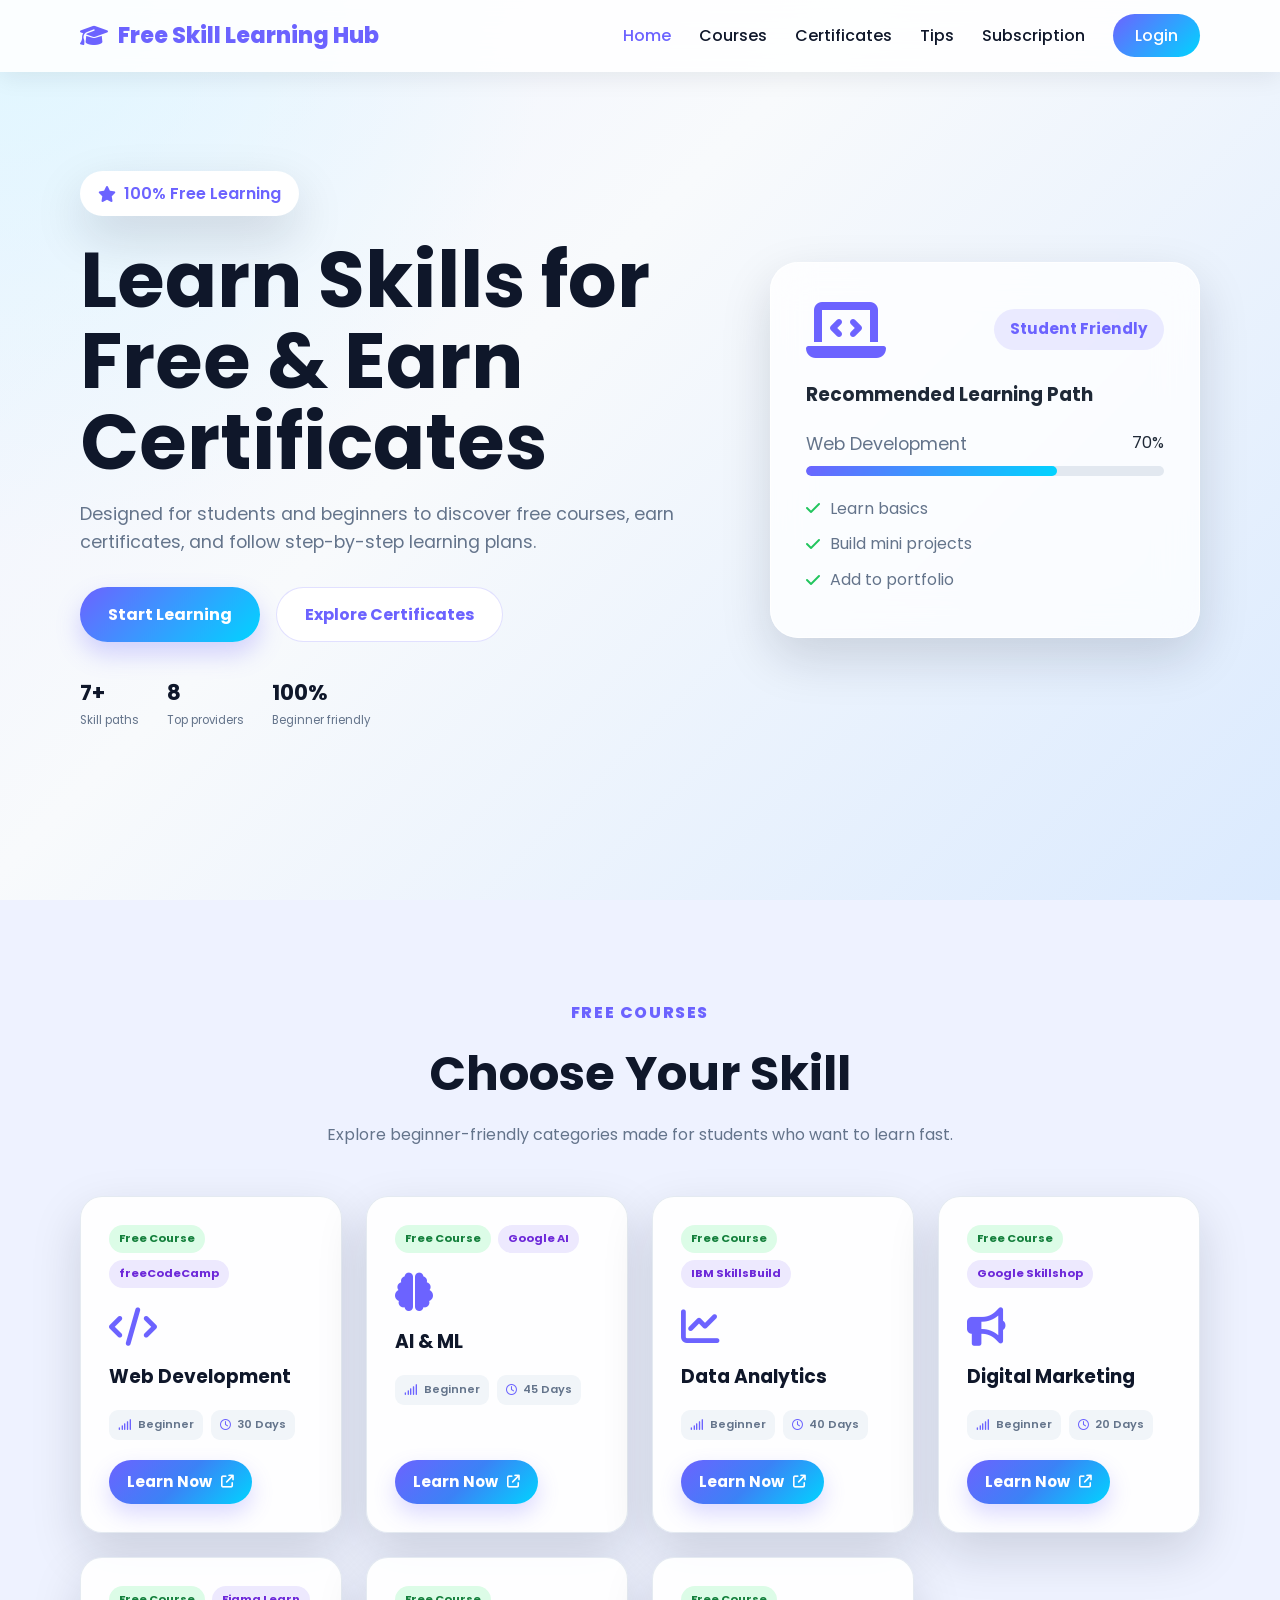
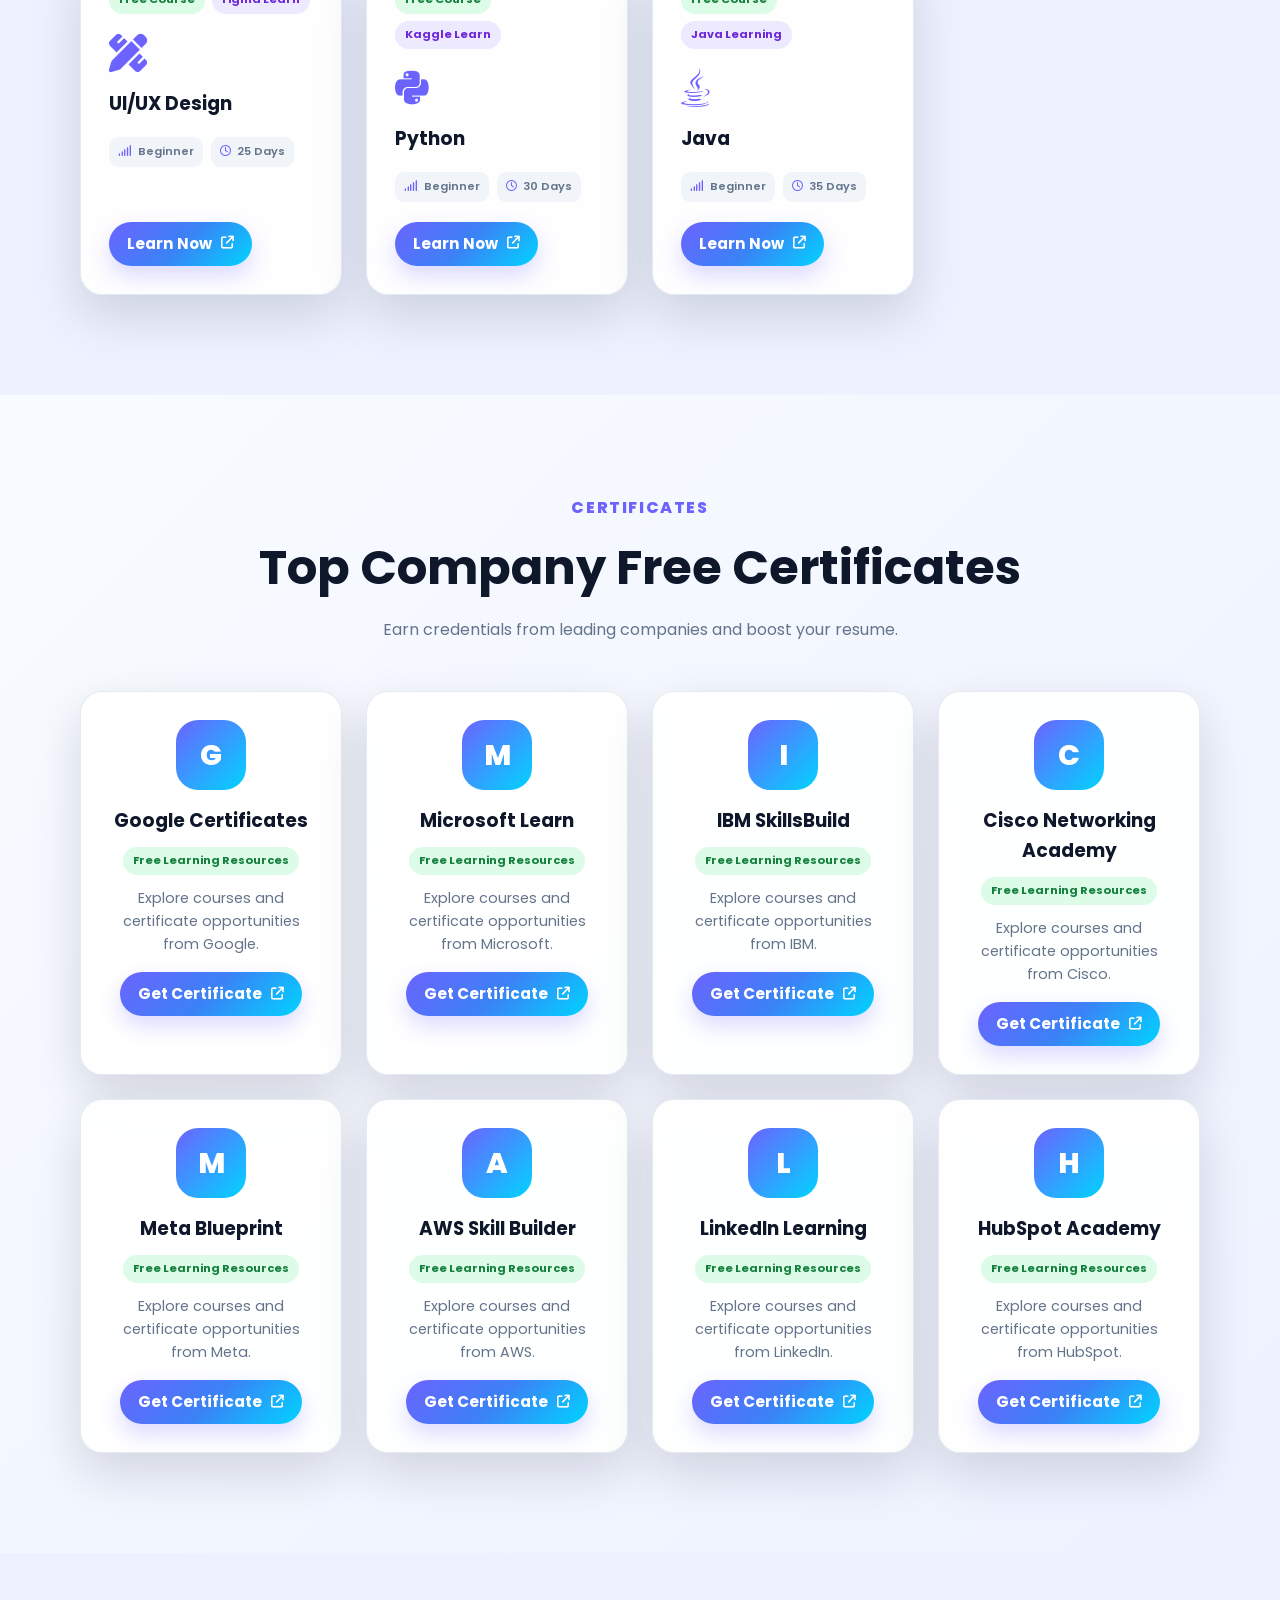
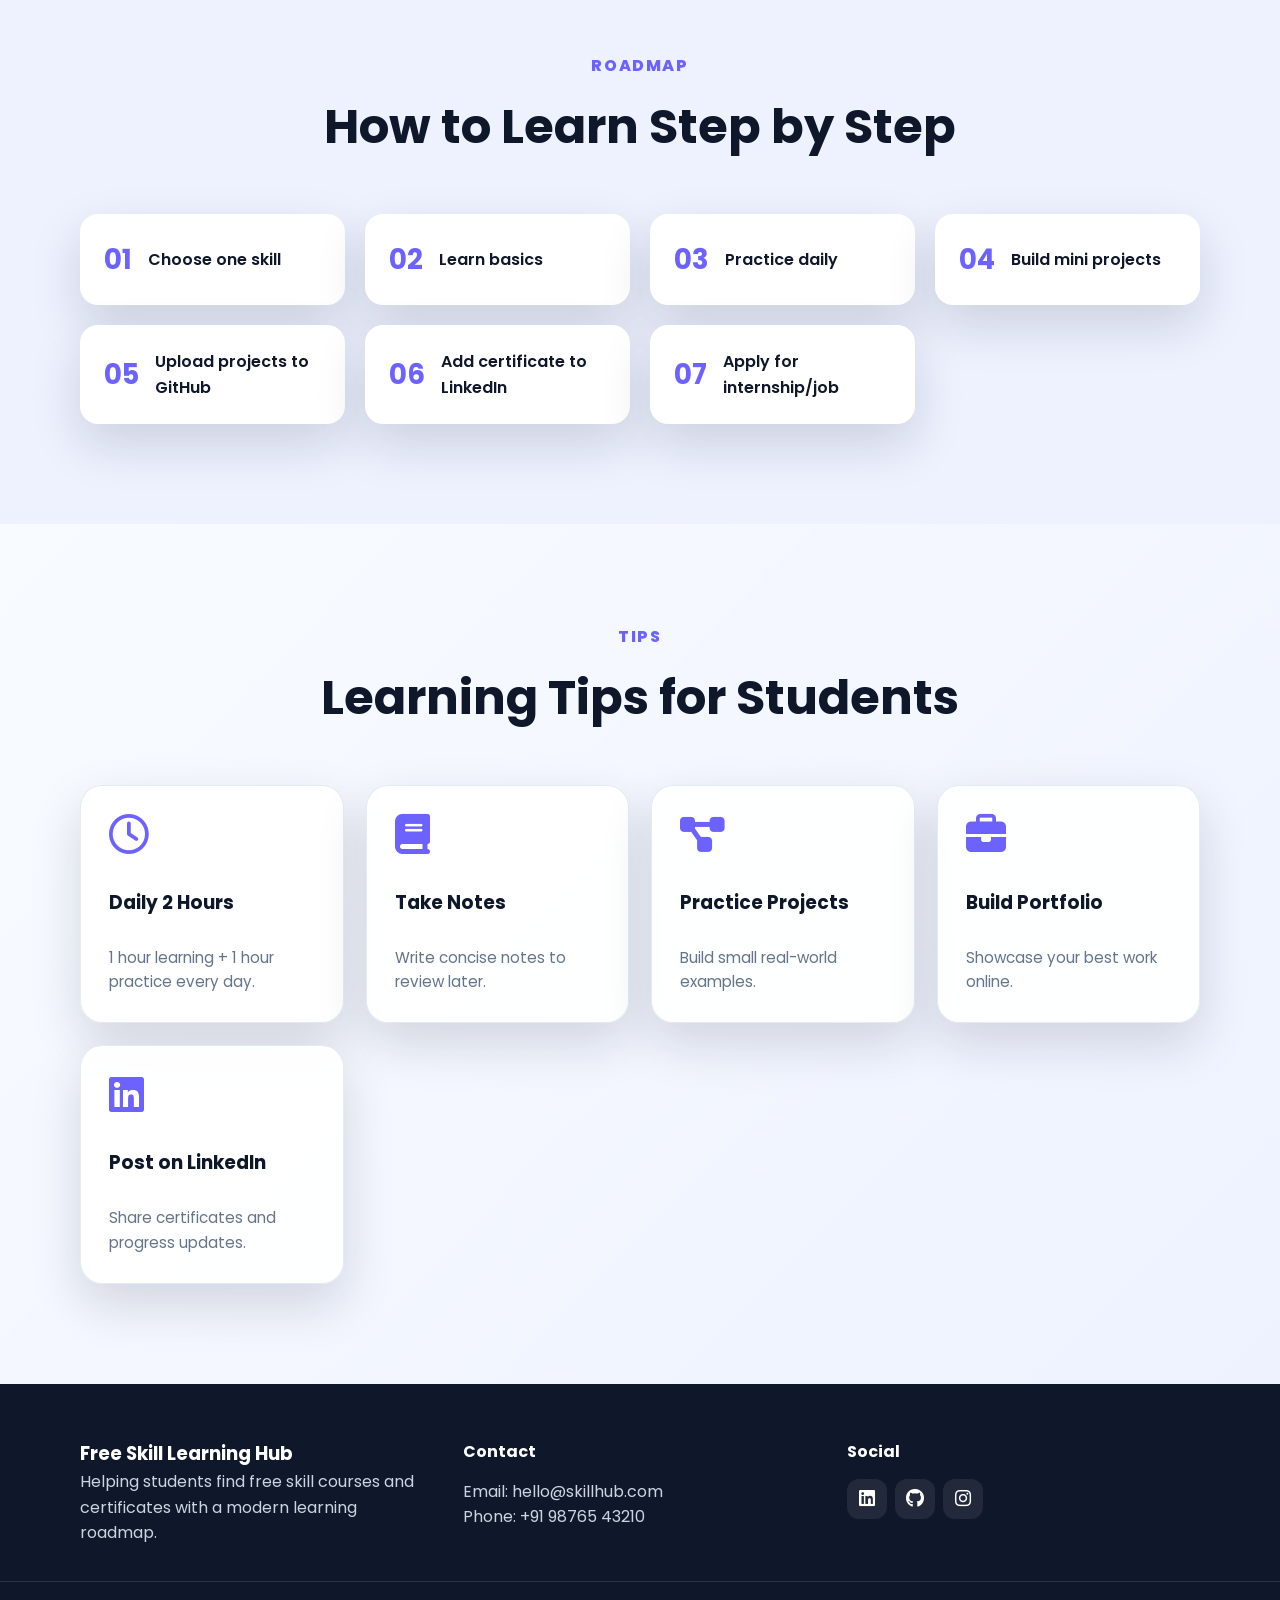
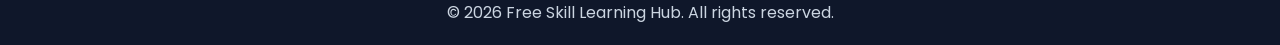
<file: index.html>
<!DOCTYPE html>
<html lang="en">
<head>
  <meta charset="UTF-8" />
  <meta name="viewport" content="width=device-width, initial-scale=1.0" />
  <title>Free Skill Learning Hub</title>
  <link rel="preconnect" href="https://fonts.googleapis.com" />
  <link rel="preconnect" href="https://fonts.gstatic.com" crossorigin />
  <link href="https://fonts.googleapis.com/css2?family=Poppins:wght@300;400;500;600;700;800&display=swap" rel="stylesheet" />
  <link rel="stylesheet" href="https://cdnjs.cloudflare.com/ajax/libs/font-awesome/6.5.1/css/all.min.css" />
  <link rel="stylesheet" href="style.css" />
</head>
<body>
  <header class="header">
    <nav class="navbar container">
      <a href="index.html" class="logo"><i class="fa-solid fa-graduation-cap"></i> Free Skill Learning Hub</a>
      <button class="menu-btn" id="menuBtn" aria-label="Toggle navigation" aria-expanded="false"><i class="fa-solid fa-bars"></i></button>
      <ul class="nav-links" id="navLinks">
        <li><a class="active-link" href="index.html">Home</a></li>
        <li><a href="#courses">Courses</a></li>
        <li><a href="#certificates">Certificates</a></li>
        <li><a href="#tips">Tips</a></li>
        <li><a href="subscription.html">Subscription</a></li>
        <li><a class="nav-btn" href="login.html">Login</a></li>
      </ul>
    </nav>
  </header>

  <main>
    <section class="hero section-padding">
      <div class="container hero-grid">
        <div class="hero-content reveal">
          <span class="badge"><i class="fa-solid fa-star"></i> 100% Free Learning</span>
          <h1>Learn Skills for Free & Earn Certificates</h1>
          <p>Designed for students and beginners to discover free courses, earn certificates, and follow step-by-step learning plans.</p>
          <div class="hero-buttons">
            <a href="#courses" class="btn primary-btn">Start Learning</a>
            <a href="#certificates" class="btn secondary-btn">Explore Certificates</a>
          </div>
          <div class="hero-stats"><div><strong>7+</strong><span>Skill paths</span></div><div><strong>8</strong><span>Top providers</span></div><div><strong>100%</strong><span>Beginner friendly</span></div></div>
        </div>
        <div class="hero-card reveal">
          <div class="hero-card-top">
            <i class="fa-solid fa-laptop-code hero-icon"></i>
            <span class="tag">Student Friendly</span>
          </div>
          <h3>Recommended Learning Path</h3>
          <div class="progress-box">
            <p>Web Development</p><span>70%</span>
          </div>
          <div class="progress-line"><div style="width:70%"></div></div>
          <ul class="check-list">
            <li><i class="fa-solid fa-check"></i> Learn basics</li>
            <li><i class="fa-solid fa-check"></i> Build mini projects</li>
            <li><i class="fa-solid fa-check"></i> Add to portfolio</li>
          </ul>
        </div>
      </div>
    </section>

    <section id="courses" class="section-padding">
      <div class="container">
        <div class="section-title reveal">
          <span>Free Courses</span>
          <h2>Choose Your Skill</h2>
          <p>Explore beginner-friendly categories made for students who want to learn fast.</p>
        </div>
        <div class="cards-grid courses-grid" id="coursesGrid">
          <article class="course-card reveal">
            <i class="fa-solid fa-code"></i>
            <h3>Web Development</h3>
            <p>Level: Beginner</p>
            <p>Duration: 30 Days</p>
            <a href="https://www.freecodecamp.org/learn/" target="_blank" class="small-btn">Learn Now</a>
          </article>
          <article class="course-card reveal">
            <i class="fa-solid fa-brain"></i>
            <h3>AI & ML</h3>
            <p>Level: Beginner</p>
            <p>Duration: 45 Days</p>
            <a href="https://www.coursera.org/learn/ai-for-everyone" target="_blank" class="small-btn">Learn Now</a>
          </article>
          <article class="course-card reveal">
            <i class="fa-solid fa-chart-line"></i>
            <h3>Data Analytics</h3>
            <p>Level: Beginner</p>
            <p>Duration: 40 Days</p>
            <a href="https://www.coursera.org/professional-certificates/google-data-analytics" target="_blank" class="small-btn">Learn Now</a>
          </article>
          <article class="course-card reveal">
            <i class="fa-solid fa-bullhorn"></i>
            <h3>Digital Marketing</h3>
            <p>Level: Beginner</p>
            <p>Duration: 20 Days</p>
            <a href="https://skillshop.withgoogle.com/" target="_blank" class="small-btn">Learn Now</a>
          </article>
          <article class="course-card reveal">
            <i class="fa-solid fa-pen-nib"></i>
            <h3>UI/UX Design</h3>
            <p>Level: Beginner</p>
            <p>Duration: 25 Days</p>
            <a href="https://www.figma.com/resources/learn-design/" target="_blank" class="small-btn">Learn Now</a>
          </article>
          <article class="course-card reveal">
            <i class="fa-brands fa-python"></i>
            <h3>Python</h3>
            <p>Level: Beginner</p>
            <p>Duration: 30 Days</p>
            <a href="https://www.kaggle.com/learn/python" target="_blank" class="small-btn">Learn Now</a>
          </article>
          <article class="course-card reveal">
            <i class="fa-brands fa-java"></i>
            <h3>Java</h3>
            <p>Level: Beginner</p>
            <p>Duration: 35 Days</p>
            <a href="https://www.w3schools.com/java/" target="_blank" class="small-btn">Learn Now</a>
          </article>
        </div>
      </div>
    </section>

    <section id="certificates" class="section-padding soft-bg">
      <div class="container">
        <div class="section-title reveal">
          <span>Certificates</span>
          <h2>Top Company Free Certificates</h2>
          <p>Earn credentials from leading companies and boost your resume.</p>
        </div>
        <div class="cards-grid cert-grid" id="certGrid"></div>
      </div>
    </section>

    <section id="steps" class="section-padding">
      <div class="container">
        <div class="section-title reveal">
          <span>Roadmap</span>
          <h2>How to Learn Step by Step</h2>
        </div>
        <div class="timeline">
          <div class="step reveal"><b>01</b><p>Choose one skill</p></div>
          <div class="step reveal"><b>02</b><p>Learn basics</p></div>
          <div class="step reveal"><b>03</b><p>Practice daily</p></div>
          <div class="step reveal"><b>04</b><p>Build mini projects</p></div>
          <div class="step reveal"><b>05</b><p>Upload projects to GitHub</p></div>
          <div class="step reveal"><b>06</b><p>Add certificate to LinkedIn</p></div>
          <div class="step reveal"><b>07</b><p>Apply for internship/job</p></div>
        </div>
      </div>
    </section>

    <section id="tips" class="section-padding soft-bg">
      <div class="container">
        <div class="section-title reveal">
          <span>Tips</span>
          <h2>Learning Tips for Students</h2>
        </div>
        <div class="tips-grid">
          <div class="tip reveal"><i class="fa-regular fa-clock"></i><h3>Daily 2 Hours</h3><p>1 hour learning + 1 hour practice every day.</p></div>
          <div class="tip reveal"><i class="fa-solid fa-book"></i><h3>Take Notes</h3><p>Write concise notes to review later.</p></div>
          <div class="tip reveal"><i class="fa-solid fa-diagram-project"></i><h3>Practice Projects</h3><p>Build small real-world examples.</p></div>
          <div class="tip reveal"><i class="fa-solid fa-briefcase"></i><h3>Build Portfolio</h3><p>Showcase your best work online.</p></div>
          <div class="tip reveal"><i class="fa-brands fa-linkedin"></i><h3>Post on LinkedIn</h3><p>Share certificates and progress updates.</p></div>
        </div>
      </div>
    </section>
  </main>

  <footer class="footer">
    <div class="container footer-grid">
      <div>
        <h3>Free Skill Learning Hub</h3>
        <p>Helping students find free skill courses and certificates with a modern learning roadmap.</p>
      </div>
      <div>
        <h4>Contact</h4>
        <p>Email: hello@skillhub.com</p>
        <p>Phone: +91 98765 43210</p>
      </div>
      <div>
        <h4>Social</h4>
        <div class="socials"><a href="https://www.linkedin.com/" target="_blank" rel="noopener noreferrer" aria-label="LinkedIn"><i class="fa-brands fa-linkedin"></i></a><a href="https://github.com/" target="_blank" rel="noopener noreferrer" aria-label="GitHub"><i class="fa-brands fa-github"></i></a><a href="https://www.instagram.com/" target="_blank" rel="noopener noreferrer" aria-label="Instagram"><i class="fa-brands fa-instagram"></i></a></div>
      </div>
    </div>
    <p class="copyright">© 2026 Free Skill Learning Hub. All rights reserved.</p>
  </footer>

  <script src="script.js"></script>
</body>
</html>
</file>
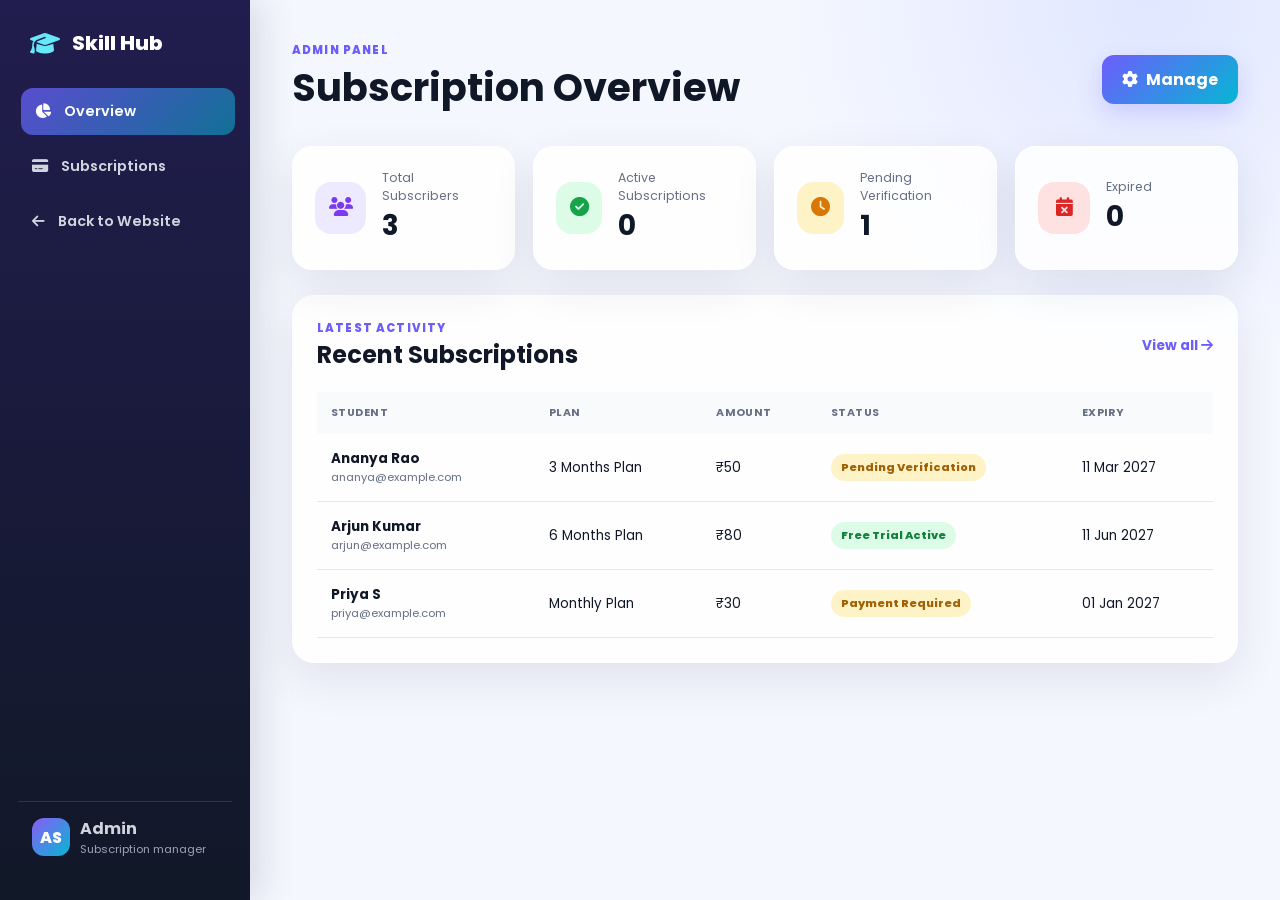
<file: admin-dashboard.html>
<!DOCTYPE html>
<html lang="en">
<head>
  <meta charset="UTF-8" /><meta name="viewport" content="width=device-width, initial-scale=1.0" />
  <title>Admin Dashboard | Free Skill Learning Hub</title>
  <link rel="preconnect" href="https://fonts.googleapis.com" /><link rel="preconnect" href="https://fonts.gstatic.com" crossorigin />
  <link href="https://fonts.googleapis.com/css2?family=Poppins:wght@400;500;600;700;800&display=swap" rel="stylesheet" />
  <link rel="stylesheet" href="https://cdnjs.cloudflare.com/ajax/libs/font-awesome/6.5.1/css/all.min.css" /><link rel="stylesheet" href="admin-style.css" />
</head>
<body>
  <button class="sidebar-toggle" id="sidebarToggle" aria-label="Toggle sidebar"><i class="fa-solid fa-bars"></i></button>
  <aside class="admin-sidebar" id="adminSidebar">
    <a href="index.html" class="admin-logo"><i class="fa-solid fa-graduation-cap"></i><span>Skill Hub</span></a>
    <nav><a class="active" href="admin-dashboard.html"><i class="fa-solid fa-chart-pie"></i><span>Overview</span></a><a href="manage-subscriptions.html"><i class="fa-solid fa-credit-card"></i><span>Subscriptions</span></a><a href="index.html"><i class="fa-solid fa-arrow-left"></i><span>Back to Website</span></a></nav>
    <div class="admin-profile"><div>AS</div><span><strong>Admin</strong><small>Subscription manager</small></span></div>
  </aside>
  <main class="admin-main">
    <header class="admin-header"><div><p class="eyebrow">Admin panel</p><h1>Subscription Overview</h1></div><a class="gradient-btn" href="manage-subscriptions.html"><i class="fa-solid fa-gear"></i> Manage</a></header>
    <section class="stat-grid">
      <article class="stat-card purple"><div class="stat-icon"><i class="fa-solid fa-users"></i></div><div><span>Total Subscribers</span><strong id="totalSubscribers">0</strong></div></article>
      <article class="stat-card green"><div class="stat-icon"><i class="fa-solid fa-circle-check"></i></div><div><span>Active Subscriptions</span><strong id="activeSubscriptions">0</strong></div></article>
      <article class="stat-card amber"><div class="stat-icon"><i class="fa-solid fa-clock"></i></div><div><span>Pending Verification</span><strong id="pendingPayments">0</strong></div></article>
      <article class="stat-card red"><div class="stat-icon"><i class="fa-solid fa-calendar-xmark"></i></div><div><span>Expired</span><strong id="expiredSubscriptions">0</strong></div></article>
    </section>
    <section class="admin-panel"><div class="panel-head"><div><p class="eyebrow">Latest activity</p><h2>Recent Subscriptions</h2></div><a href="manage-subscriptions.html">View all <i class="fa-solid fa-arrow-right"></i></a></div><div class="table-wrap"><table><thead><tr><th>Student</th><th>Plan</th><th>Amount</th><th>Status</th><th>Expiry</th></tr></thead><tbody id="recentSubscriptions"></tbody></table></div></section>
  </main>
  <script src="admin-script.js"></script>
</body>
</html>
</file>
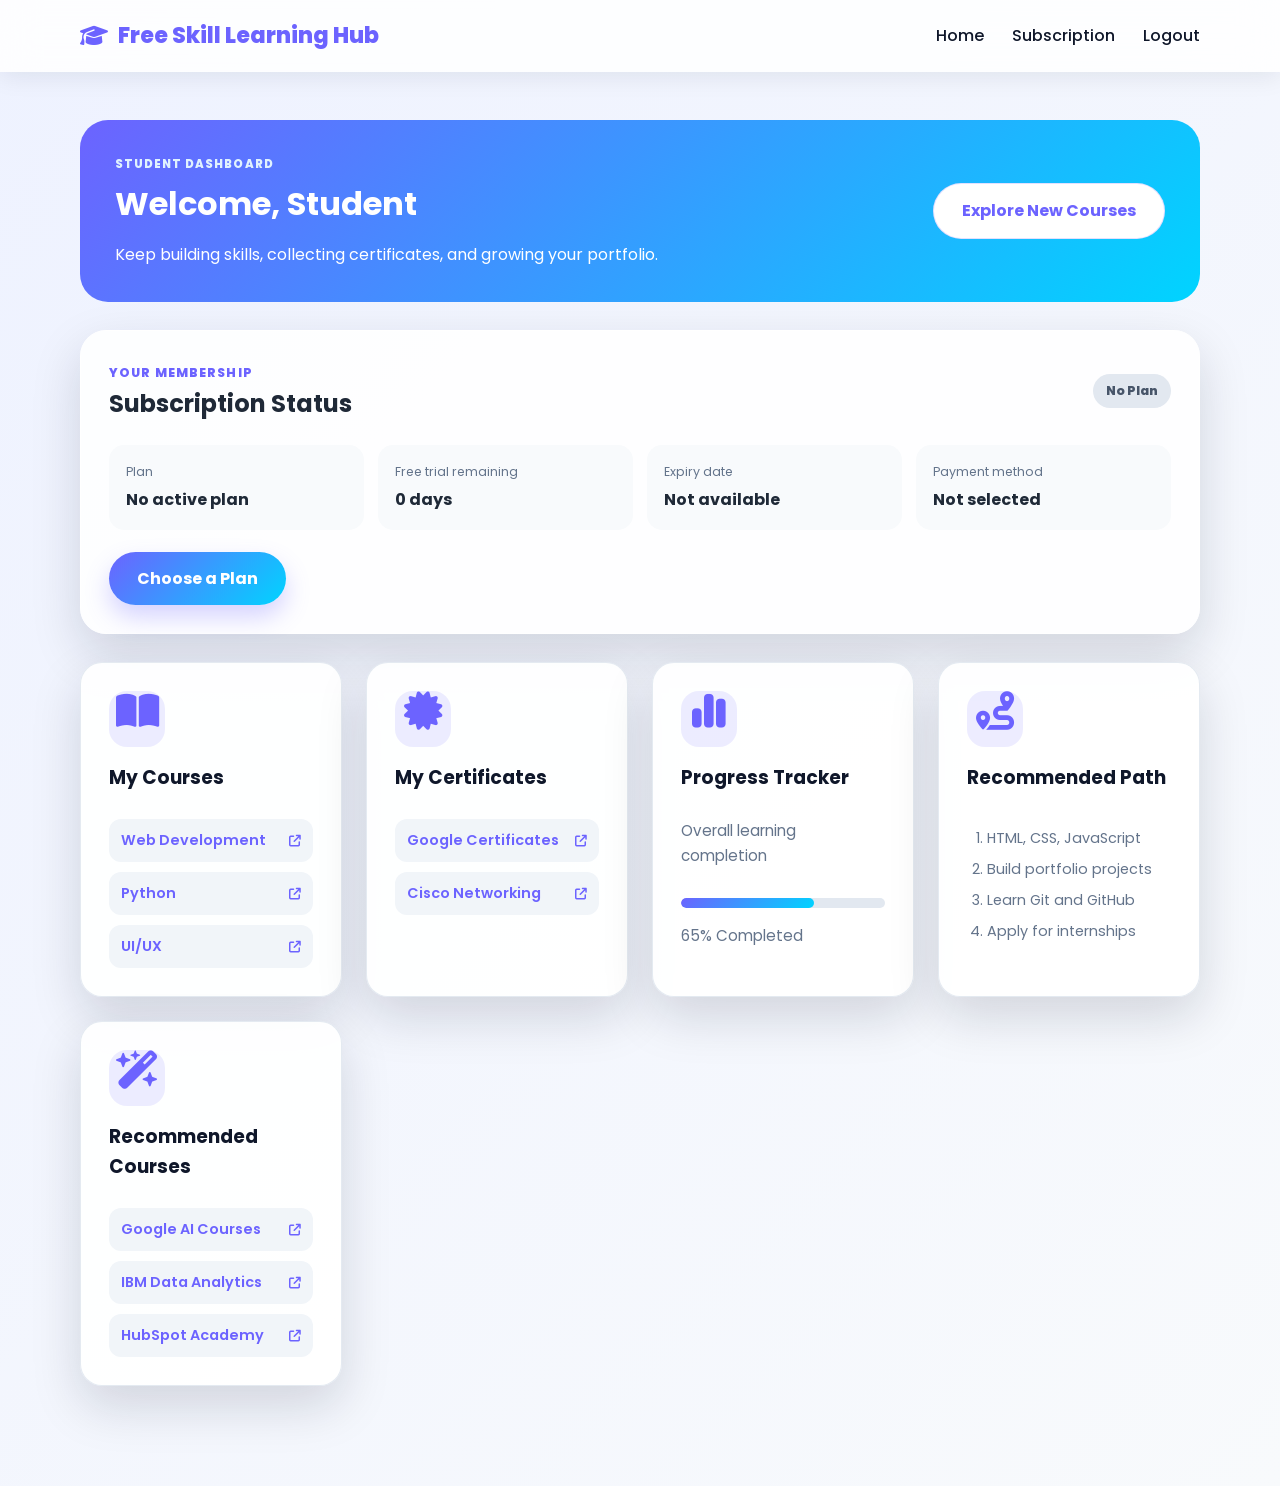
<file: dashboard.html>
<!DOCTYPE html>
<html lang="en">
<head>
  <meta charset="UTF-8" />
  <meta name="viewport" content="width=device-width, initial-scale=1.0" />
  <title>Dashboard | Free Skill Learning Hub</title>
  <link rel="preconnect" href="https://fonts.googleapis.com" />
  <link rel="preconnect" href="https://fonts.gstatic.com" crossorigin />
  <link href="https://fonts.googleapis.com/css2?family=Poppins:wght@300;400;500;600;700&display=swap" rel="stylesheet" />
  <link rel="stylesheet" href="https://cdnjs.cloudflare.com/ajax/libs/font-awesome/6.5.1/css/all.min.css" />
  <link rel="stylesheet" href="style.css" />
</head>
<body>
  <header class="header">
    <nav class="navbar container">
      <a href="index.html" class="logo"><i class="fa-solid fa-graduation-cap"></i> Free Skill Learning Hub</a>
      <button class="menu-btn" id="menuBtn" aria-label="Toggle navigation" aria-expanded="false"><i class="fa-solid fa-bars"></i></button>
      <ul class="nav-links" id="navLinks">
        <li><a href="index.html">Home</a></li>
        <li><a href="subscription.html">Subscription</a></li>
        <li><a href="login.html">Logout</a></li>
      </ul>
    </nav>
  </header>

  <main class="dashboard section-padding">
    <div class="container">
      <div class="dash-hero reveal">
        <div>
          <span class="dash-kicker">Student dashboard</span>
          <h1>Welcome, <span id="dashboardStudentName">Student</span></h1>
          <p>Keep building skills, collecting certificates, and growing your portfolio.</p>
        </div>
        <a href="index.html#courses" class="btn secondary-btn">Explore New Courses</a>
      </div>

      <section class="subscription-summary reveal" aria-labelledby="subscriptionTitle">
        <div class="subscription-summary-head">
          <div><span class="eyebrow">Your membership</span><h2 id="subscriptionTitle">Subscription Status</h2></div>
          <span class="status-badge status-none" id="subscriptionStatus">No plan</span>
        </div>
        <div class="subscription-stats">
          <div><span>Plan</span><strong id="currentPlan">No active plan</strong></div>
          <div><span>Free trial remaining</span><strong id="trialDays">0 days</strong></div>
          <div><span>Expiry date</span><strong id="expiryDate">Not available</strong></div>
          <div><span>Payment method</span><strong id="dashboardPaymentMethod">Not selected</strong></div>
        </div>
        <div class="dashboard-subscription-actions" id="dashboardSubscriptionActions" hidden>
          <select id="dashboardPlanSelect" aria-label="Select a subscription plan"><option value="Monthly">Monthly Plan - ₹30</option><option value="3 Months">3 Months Plan - ₹50</option><option value="6 Months">6 Months Plan - ₹80</option></select>
          <button class="btn primary-btn" id="changePlanBtn" type="button">Change Plan</button>
          <button class="btn cancel-plan-btn" id="cancelSubscriptionBtn" type="button">Cancel AutoPay</button>
        </div>
        <a href="subscription.html" class="btn primary-btn" id="choosePlanBtn">Choose a Plan</a>
      </section>

      <div class="dash-grid">
        <div class="dash-card reveal">
          <div class="card-icon"><i class="fa-solid fa-book-open"></i></div>
          <h3>My Courses</h3>
          <div class="dashboard-links"><a href="https://www.freecodecamp.org/learn" target="_blank" rel="noopener noreferrer">Web Development <i class="fa-solid fa-arrow-up-right-from-square"></i></a><a href="https://docs.python.org/3/tutorial/" target="_blank" rel="noopener noreferrer">Python <i class="fa-solid fa-arrow-up-right-from-square"></i></a><a href="https://help.figma.com/" target="_blank" rel="noopener noreferrer">UI/UX <i class="fa-solid fa-arrow-up-right-from-square"></i></a></div>
        </div>
        <div class="dash-card reveal">
          <div class="card-icon"><i class="fa-solid fa-certificate"></i></div>
          <h3>My Certificates</h3>
          <div class="dashboard-links"><a href="https://grow.google/" target="_blank" rel="noopener noreferrer">Google Certificates <i class="fa-solid fa-arrow-up-right-from-square"></i></a><a href="https://www.netacad.com/" target="_blank" rel="noopener noreferrer">Cisco Networking <i class="fa-solid fa-arrow-up-right-from-square"></i></a></div>
        </div>
        <div class="dash-card reveal progress-card">
          <div class="card-icon"><i class="fa-solid fa-chart-simple"></i></div>
          <h3>Progress Tracker</h3>
          <p>Overall learning completion</p>
          <div class="progress-line"><div style="width:65%"></div></div>
          <span class="progress-value">65% Completed</span>
        </div>
        <div class="dash-card reveal">
          <div class="card-icon"><i class="fa-solid fa-route"></i></div>
          <h3>Recommended Path</h3>
          <ol>
            <li>HTML, CSS, JavaScript</li>
            <li>Build portfolio projects</li>
            <li>Learn Git and GitHub</li>
            <li>Apply for internships</li>
          </ol>
        </div>
        <div class="dash-card reveal">
          <div class="card-icon"><i class="fa-solid fa-wand-magic-sparkles"></i></div>
          <h3>Recommended Courses</h3>
          <div class="dashboard-links"><a href="https://grow.google/ai/" target="_blank" rel="noopener noreferrer">Google AI Courses <i class="fa-solid fa-arrow-up-right-from-square"></i></a><a href="https://skillsbuild.org" target="_blank" rel="noopener noreferrer">IBM Data Analytics <i class="fa-solid fa-arrow-up-right-from-square"></i></a><a href="https://academy.hubspot.com/" target="_blank" rel="noopener noreferrer">HubSpot Academy <i class="fa-solid fa-arrow-up-right-from-square"></i></a></div>
        </div>
      </div>
    </div>
  </main>
  <script src="script.js"></script>
</body>
</html>
</file>
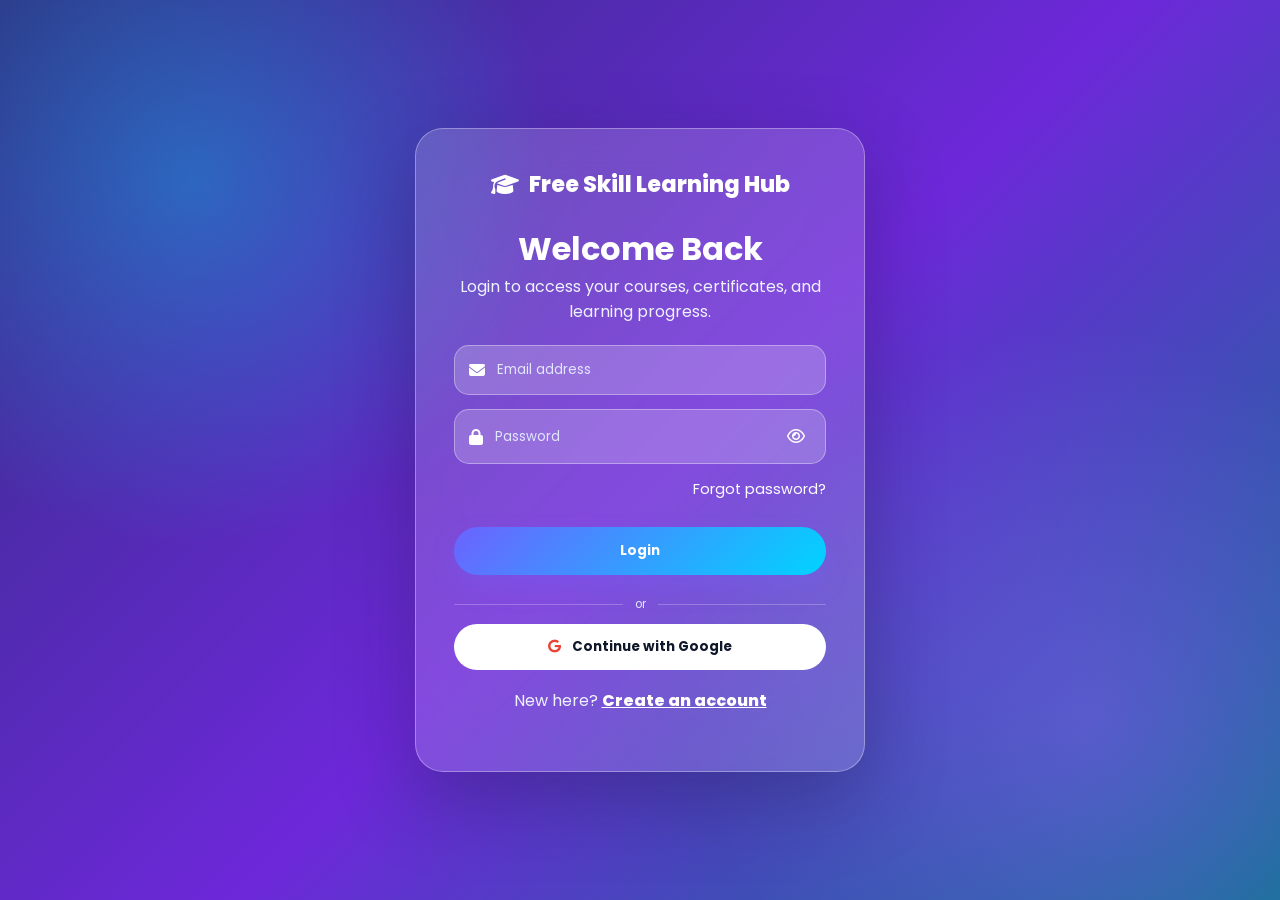
<file: login.html>
<!DOCTYPE html>
<html lang="en">
<head>
  <meta charset="UTF-8" />
  <meta name="viewport" content="width=device-width, initial-scale=1.0" />
  <title>Login | Free Skill Learning Hub</title>
  <link rel="preconnect" href="https://fonts.googleapis.com" />
  <link rel="preconnect" href="https://fonts.gstatic.com" crossorigin />
  <link href="https://fonts.googleapis.com/css2?family=Poppins:wght@300;400;500;600;700&display=swap" rel="stylesheet" />
  <link rel="stylesheet" href="https://cdnjs.cloudflare.com/ajax/libs/font-awesome/6.5.1/css/all.min.css" />
  <link rel="stylesheet" href="style.css" />
</head>
<body class="auth-body">
  <div class="auth-card reveal">
    <a href="index.html" class="logo auth-logo"><i class="fa-solid fa-graduation-cap"></i> Free Skill Learning Hub</a>
    <h2>Welcome Back</h2>
    <p>Login to access your courses, certificates, and learning progress.</p>
    <form id="loginForm">
      <label class="input-group"><i class="fa-solid fa-envelope"></i><input id="loginEmail" type="email" placeholder="Email address" autocomplete="email" required /></label>
      <label class="input-group"><i class="fa-solid fa-lock"></i><input id="loginPassword" type="password" placeholder="Password" autocomplete="current-password" required /><button class="password-toggle" type="button" data-password-target="loginPassword" aria-label="Show password"><i class="fa-regular fa-eye"></i></button></label>
      <a href="#" class="forgot" id="forgotPassword">Forgot password?</a>
      <button type="submit" class="btn primary-btn full-btn">Login</button>
      <div class="auth-divider"><span>or</span></div>
      <button type="button" class="google-btn demo-google-btn"><i class="fa-brands fa-google"></i> Continue with Google</button>
    </form>
    <p class="auth-link">New here? <a href="register.html">Create an account</a></p>
  </div>
  <script src="script.js"></script>
</body>
</html>
</file>
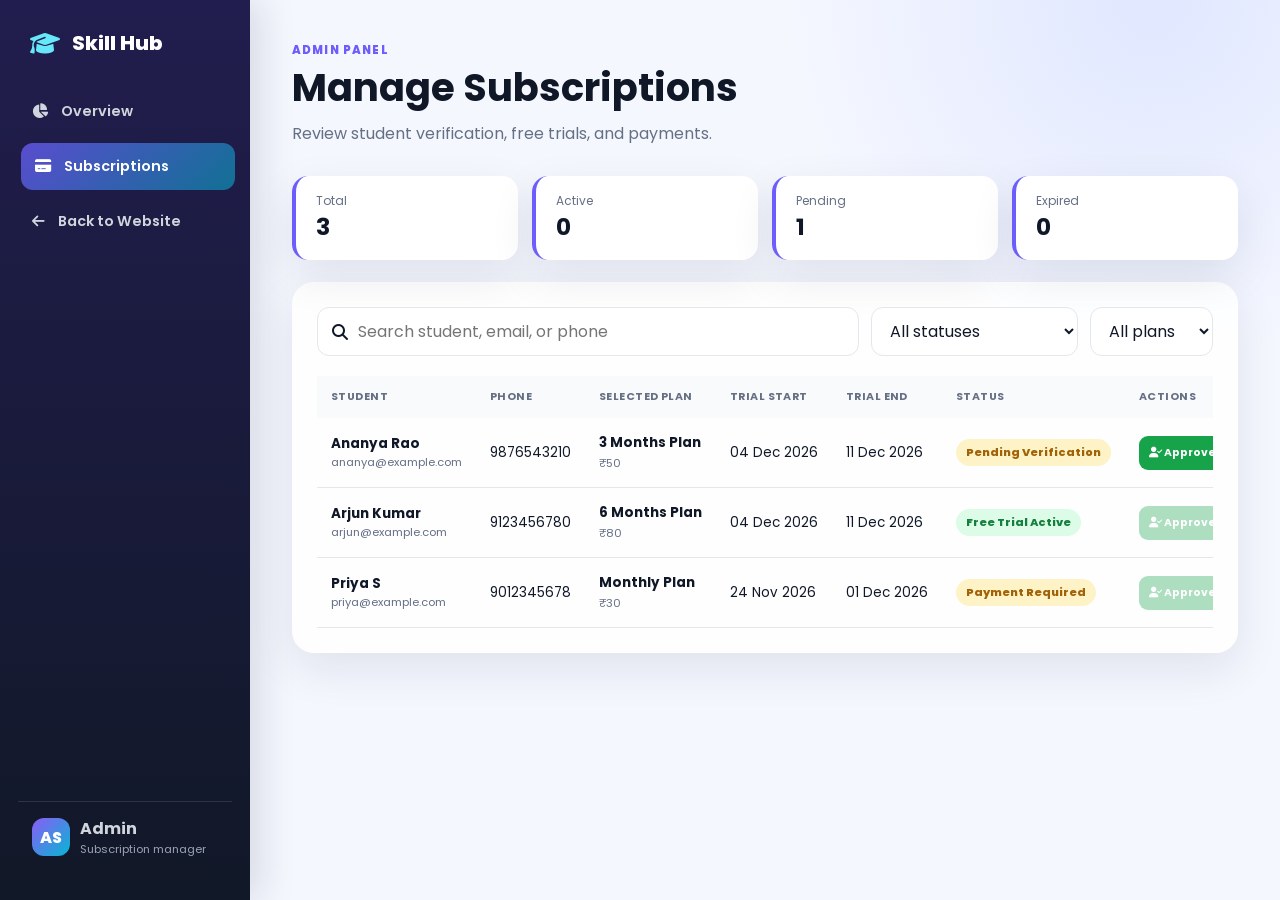
<file: manage-subscriptions.html>
<!DOCTYPE html>
<html lang="en">
<head>
  <meta charset="UTF-8" /><meta name="viewport" content="width=device-width, initial-scale=1.0" />
  <title>Manage Subscriptions | Free Skill Learning Hub</title>
  <link rel="preconnect" href="https://fonts.googleapis.com" /><link rel="preconnect" href="https://fonts.gstatic.com" crossorigin />
  <link href="https://fonts.googleapis.com/css2?family=Poppins:wght@400;500;600;700;800&display=swap" rel="stylesheet" />
  <link rel="stylesheet" href="https://cdnjs.cloudflare.com/ajax/libs/font-awesome/6.5.1/css/all.min.css" /><link rel="stylesheet" href="admin-style.css" />
</head>
<body>
  <button class="sidebar-toggle" id="sidebarToggle" aria-label="Toggle sidebar"><i class="fa-solid fa-bars"></i></button>
  <aside class="admin-sidebar" id="adminSidebar">
    <a href="index.html" class="admin-logo"><i class="fa-solid fa-graduation-cap"></i><span>Skill Hub</span></a>
    <nav><a href="admin-dashboard.html"><i class="fa-solid fa-chart-pie"></i><span>Overview</span></a><a class="active" href="manage-subscriptions.html"><i class="fa-solid fa-credit-card"></i><span>Subscriptions</span></a><a href="index.html"><i class="fa-solid fa-arrow-left"></i><span>Back to Website</span></a></nav>
    <div class="admin-profile"><div>AS</div><span><strong>Admin</strong><small>Subscription manager</small></span></div>
  </aside>
  <main class="admin-main">
    <header class="admin-header"><div><p class="eyebrow">Admin panel</p><h1>Manage Subscriptions</h1><p>Review student verification, free trials, and payments.</p></div></header>
    <section class="mini-stat-grid"><div><span>Total</span><strong id="manageTotal">0</strong></div><div><span>Active</span><strong id="manageActive">0</strong></div><div><span>Pending</span><strong id="managePending">0</strong></div><div><span>Expired</span><strong id="manageExpired">0</strong></div></section>
    <section class="admin-panel">
      <div class="toolbar"><label class="search-box"><i class="fa-solid fa-magnifying-glass"></i><input id="subscriptionSearch" type="search" placeholder="Search student, email, or phone" /></label><select id="statusFilter" aria-label="Filter by status"><option value="all">All statuses</option><option value="pending-verification">Pending Verification</option><option value="trial-active">Free Trial Active</option><option value="payment-required">Payment Required</option><option value="active">Active</option><option value="rejected">Rejected</option><option value="cancelled">Cancelled</option><option value="expired">Expired</option></select><select id="planFilter" aria-label="Filter by plan"><option value="all">All plans</option><option value="Monthly">Monthly</option><option value="3 Months">3 Months</option><option value="6 Months">6 Months</option></select></div>
      <div class="table-wrap"><table class="management-table"><thead><tr><th>Student</th><th>Phone</th><th>Selected Plan</th><th>Trial Start</th><th>Trial End</th><th>Status</th><th>Actions</th></tr></thead><tbody id="subscriptionTableBody"></tbody></table></div>
      <div class="empty-state" id="emptyState"><i class="fa-solid fa-inbox"></i><h3>No subscriptions found</h3><p>New demo subscriptions will appear here.</p></div>
    </section>
  </main>
  <div class="admin-toast" id="adminToast" role="status"></div>
  <script src="admin-script.js"></script>
</body>
</html>
</file>
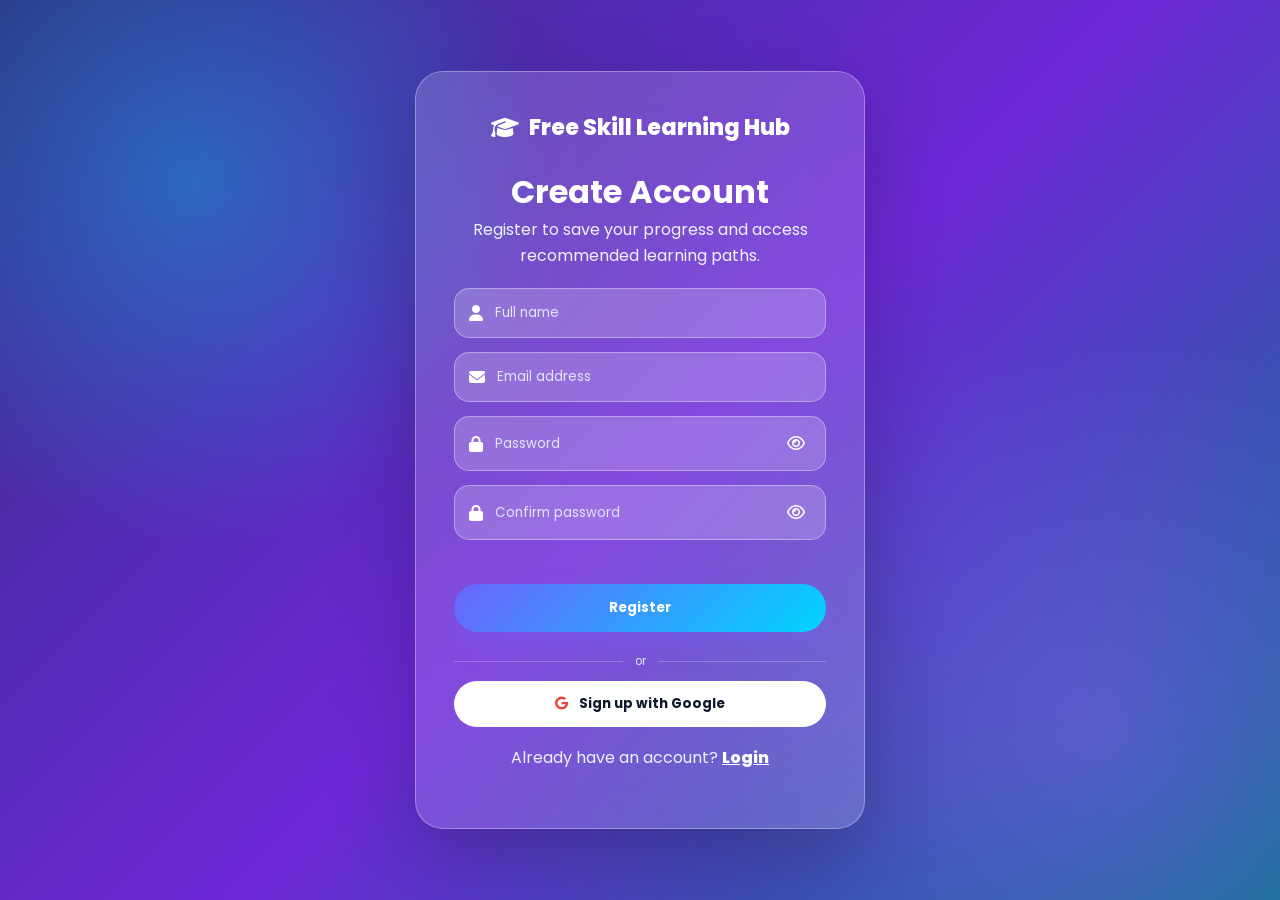
<file: register.html>
<!DOCTYPE html>
<html lang="en">
<head>
  <meta charset="UTF-8" />
  <meta name="viewport" content="width=device-width, initial-scale=1.0" />
  <title>Register | Free Skill Learning Hub</title>
  <link rel="preconnect" href="https://fonts.googleapis.com" />
  <link rel="preconnect" href="https://fonts.gstatic.com" crossorigin />
  <link href="https://fonts.googleapis.com/css2?family=Poppins:wght@300;400;500;600;700&display=swap" rel="stylesheet" />
  <link rel="stylesheet" href="https://cdnjs.cloudflare.com/ajax/libs/font-awesome/6.5.1/css/all.min.css" />
  <link rel="stylesheet" href="style.css" />
</head>
<body class="auth-body">
  <div class="auth-card reveal">
    <a href="index.html" class="logo auth-logo"><i class="fa-solid fa-graduation-cap"></i> Free Skill Learning Hub</a>
    <h2>Create Account</h2>
    <p>Register to save your progress and access recommended learning paths.</p>
    <form id="registerForm">
      <label class="input-group"><i class="fa-solid fa-user"></i><input id="registerName" type="text" placeholder="Full name" autocomplete="name" required /></label>
      <label class="input-group"><i class="fa-solid fa-envelope"></i><input id="registerEmail" type="email" placeholder="Email address" autocomplete="email" required /></label>
      <label class="input-group"><i class="fa-solid fa-lock"></i><input id="registerPassword" type="password" placeholder="Password" minlength="6" autocomplete="new-password" required /><button class="password-toggle" type="button" data-password-target="registerPassword" aria-label="Show password"><i class="fa-regular fa-eye"></i></button></label>
      <label class="input-group"><i class="fa-solid fa-lock"></i><input id="confirmPassword" type="password" placeholder="Confirm password" minlength="6" autocomplete="new-password" required /><button class="password-toggle" type="button" data-password-target="confirmPassword" aria-label="Show password"><i class="fa-regular fa-eye"></i></button></label>
      <p class="auth-feedback" id="registerFeedback" role="alert"></p>
      <button type="submit" class="btn primary-btn full-btn">Register</button>
      <div class="auth-divider"><span>or</span></div>
      <button type="button" class="google-btn demo-google-btn"><i class="fa-brands fa-google"></i> Sign up with Google</button>
    </form>
    <p class="auth-link">Already have an account? <a href="login.html">Login</a></p>
  </div>
  <script src="script.js"></script>
</body>
</html>
</file>
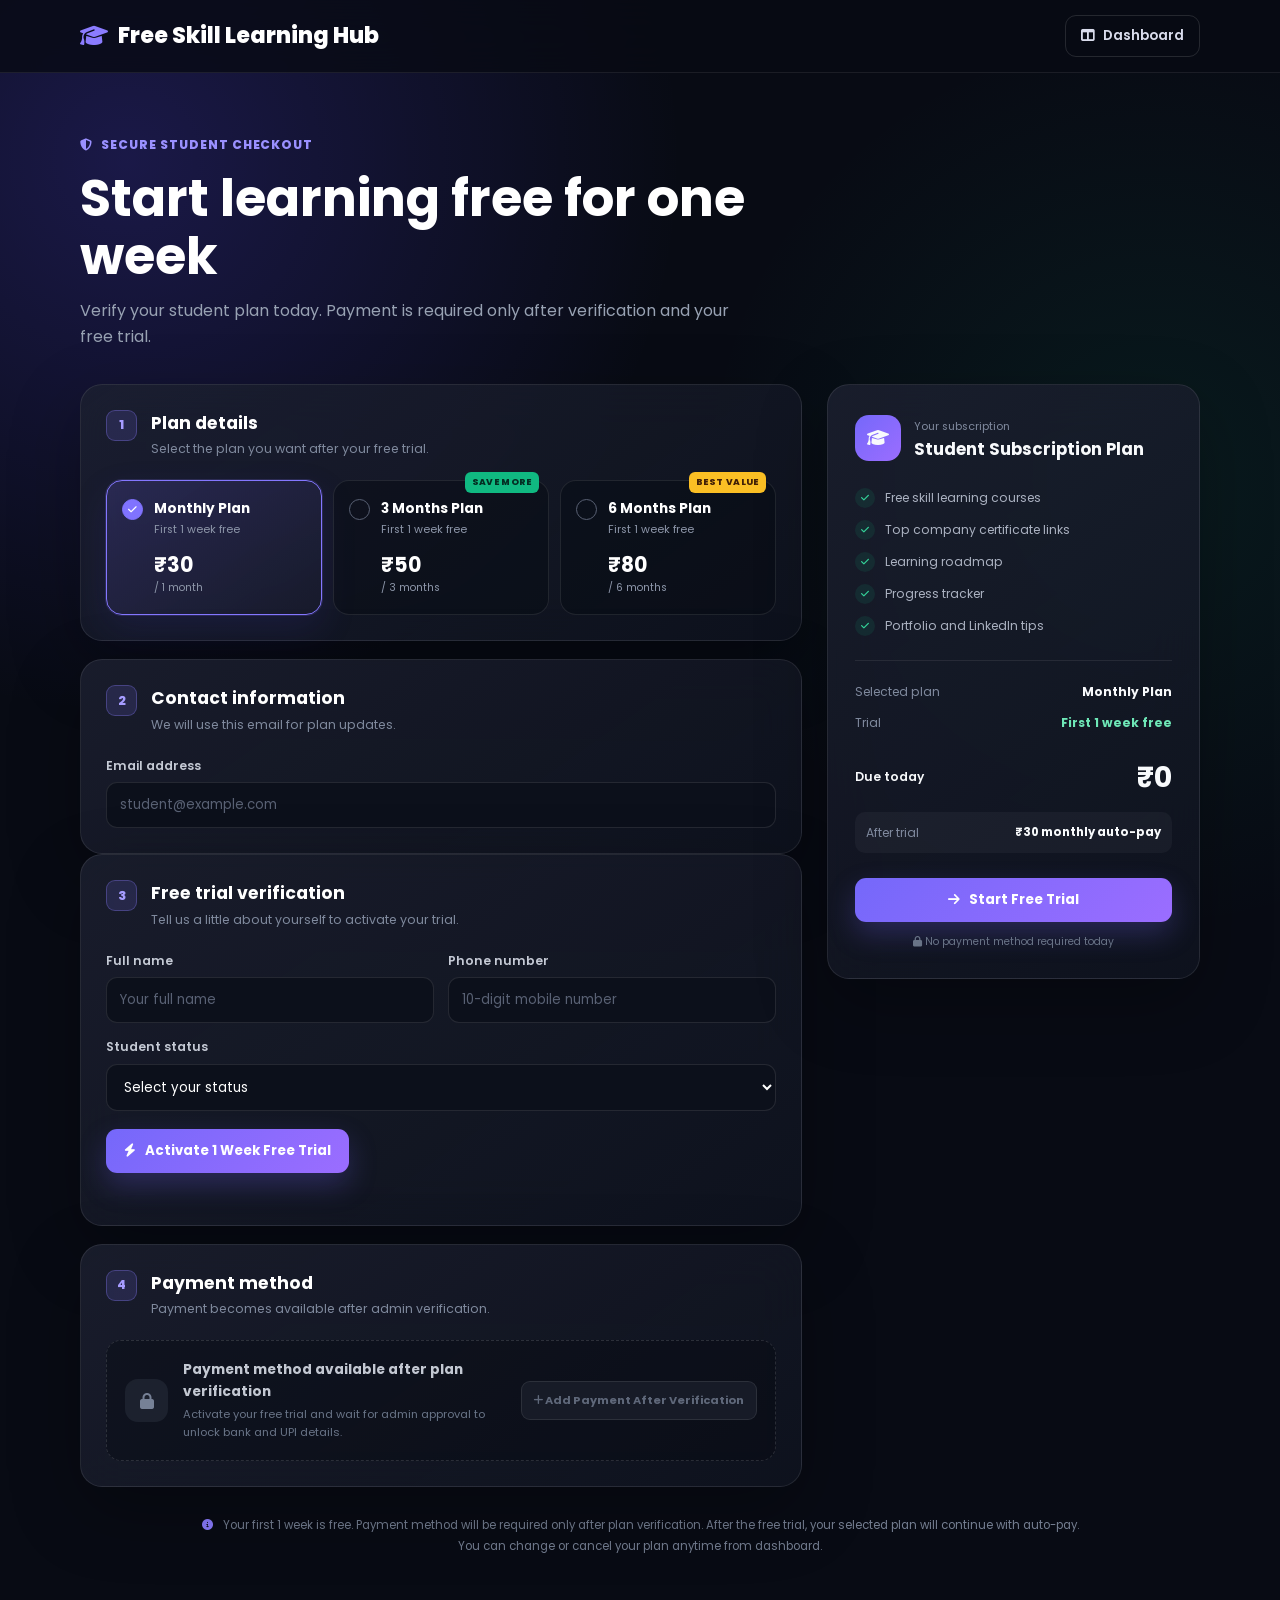
<file: subscription.html>
<!DOCTYPE html>
<html lang="en">
<head>
  <meta charset="UTF-8" />
  <meta name="viewport" content="width=device-width, initial-scale=1.0" />
  <title>Student Subscription | Free Skill Learning Hub</title>
  <link rel="preconnect" href="https://fonts.googleapis.com" />
  <link rel="preconnect" href="https://fonts.gstatic.com" crossorigin />
  <link href="https://fonts.googleapis.com/css2?family=Poppins:wght@300;400;500;600;700;800&display=swap" rel="stylesheet" />
  <link rel="stylesheet" href="https://cdnjs.cloudflare.com/ajax/libs/font-awesome/6.5.1/css/all.min.css" />
  <link rel="stylesheet" href="style.css" />
</head>
<body class="checkout-body">
  <header class="checkout-header">
    <nav class="navbar container">
      <a href="index.html" class="logo checkout-logo"><i class="fa-solid fa-graduation-cap"></i> Free Skill Learning Hub</a>
      <a href="dashboard.html" class="checkout-dashboard-link"><i class="fa-solid fa-table-columns"></i> Dashboard</a>
    </nav>
  </header>

  <main class="checkout-main">
    <div class="container">
      <div class="checkout-intro">
        <span class="checkout-kicker"><i class="fa-solid fa-shield-halved"></i> Secure student checkout</span>
        <h1>Start learning free for one week</h1>
        <p>Verify your student plan today. Payment is required only after verification and your free trial.</p>
      </div>

      <div class="checkout-layout">
        <div class="checkout-left">
          <section class="checkout-section glass-dark-card" aria-labelledby="planHeading">
            <div class="checkout-section-heading"><span>1</span><div><h2 id="planHeading">Plan details</h2><p>Select the plan you want after your free trial.</p></div></div>
            <div class="checkout-plans" id="checkoutPlans">
              <button class="checkout-plan selected" type="button" data-plan="Monthly" data-amount="30" data-months="1">
                <span class="plan-radio"><i class="fa-solid fa-check"></i></span><span class="plan-copy"><strong>Monthly Plan</strong><small>First 1 week free</small></span><span class="checkout-plan-price"><strong>₹30</strong><small>/ 1 month</small></span>
              </button>
              <button class="checkout-plan" type="button" data-plan="3 Months" data-amount="50" data-months="3">
                <span class="checkout-plan-badge">SAVE MORE</span><span class="plan-radio"><i class="fa-solid fa-check"></i></span><span class="plan-copy"><strong>3 Months Plan</strong><small>First 1 week free</small></span><span class="checkout-plan-price"><strong>₹50</strong><small>/ 3 months</small></span>
              </button>
              <button class="checkout-plan" type="button" data-plan="6 Months" data-amount="80" data-months="6">
                <span class="checkout-plan-badge best">BEST VALUE</span><span class="plan-radio"><i class="fa-solid fa-check"></i></span><span class="plan-copy"><strong>6 Months Plan</strong><small>First 1 week free</small></span><span class="checkout-plan-price"><strong>₹80</strong><small>/ 6 months</small></span>
              </button>
            </div>
          </section>

          <form id="trialForm">
            <section class="checkout-section glass-dark-card" aria-labelledby="contactHeading">
              <div class="checkout-section-heading"><span>2</span><div><h2 id="contactHeading">Contact information</h2><p>We will use this email for plan updates.</p></div></div>
              <label class="dark-field">Email address<input id="trialEmail" type="email" placeholder="student@example.com" autocomplete="email" required /></label>
            </section>

            <section class="checkout-section glass-dark-card" aria-labelledby="verifyHeading">
              <div class="checkout-section-heading"><span>3</span><div><h2 id="verifyHeading">Free trial verification</h2><p>Tell us a little about yourself to activate your trial.</p></div></div>
              <div class="checkout-form-grid">
                <label class="dark-field">Full name<input id="trialName" type="text" placeholder="Your full name" autocomplete="name" required /></label>
                <label class="dark-field">Phone number<input id="trialPhone" type="tel" placeholder="10-digit mobile number" inputmode="numeric" pattern="[0-9]{10}" maxlength="10" autocomplete="tel" required /></label>
                <label class="dark-field full-field">Student status<select id="studentStatus" required><option value="">Select your status</option><option>School Student</option><option>College Student</option><option>Recent Graduate</option><option>Self Learner</option></select></label>
              </div>
              <button class="checkout-primary-btn" type="submit"><i class="fa-solid fa-bolt"></i> Activate 1 Week Free Trial</button>
              <p class="form-feedback" id="trialFeedback" role="status"></p>
            </section>
          </form>

          <section class="checkout-section glass-dark-card" aria-labelledby="paymentHeading">
            <div class="checkout-section-heading"><span>4</span><div><h2 id="paymentHeading">Payment method</h2><p>Payment becomes available after admin verification.</p></div></div>
            <div class="payment-locked" id="paymentLocked">
              <div class="lock-icon"><i class="fa-solid fa-lock"></i></div><div><h3>Payment method available after plan verification</h3><p>Activate your free trial and wait for admin approval to unlock bank and UPI details.</p></div><button type="button" disabled><i class="fa-solid fa-plus"></i> Add Payment After Verification</button>
            </div>
            <div class="verified-payment" id="verifiedPayment" hidden>
              <div class="verified-banner"><i class="fa-solid fa-circle-check"></i><div><strong>Plan verification approved</strong><span>Use any payment option below after your free trial.</span></div></div>
              <div class="checkout-payment-grid">
                <article><div class="payment-method-title"><i class="fa-solid fa-building-columns"></i><strong>Bank Transfer</strong></div><div class="checkout-detail"><span>Account Name</span><strong>Ramesh S</strong></div><div class="checkout-detail"><span>Account Number</span><div><strong>252501000009577</strong><button class="checkout-copy" data-copy="252501000009577" aria-label="Copy account number"><i class="fa-regular fa-copy"></i></button></div></div><div class="checkout-detail"><span>IFSC Code</span><div><strong>IOBA0002525</strong><button class="checkout-copy" data-copy="IOBA0002525" aria-label="Copy IFSC code"><i class="fa-regular fa-copy"></i></button></div></div></article>
                <article><div class="payment-method-title"><i class="fa-solid fa-mobile-screen-button"></i><strong>UPI AutoPay</strong></div><p class="payment-helper">Demo recurring payment for your selected plan.</p><div class="checkout-detail"><span>UPI ID</span><div><strong>7418371233-2@ybl</strong><button class="checkout-copy" data-copy="7418371233-2@ybl" aria-label="Copy UPI ID"><i class="fa-regular fa-copy"></i></button></div></div></article>
              </div>
            </div>
          </section>
        </div>

        <aside class="checkout-summary glass-dark-card">
          <div class="summary-top"><span class="summary-icon"><i class="fa-solid fa-graduation-cap"></i></span><div><small>Your subscription</small><h2>Student Subscription Plan</h2></div></div>
          <ul class="summary-features"><li><i class="fa-solid fa-check"></i> Free skill learning courses</li><li><i class="fa-solid fa-check"></i> Top company certificate links</li><li><i class="fa-solid fa-check"></i> Learning roadmap</li><li><i class="fa-solid fa-check"></i> Progress tracker</li><li><i class="fa-solid fa-check"></i> Portfolio and LinkedIn tips</li></ul>
          <div class="summary-divider"></div>
          <div class="summary-line"><span>Selected plan</span><strong id="summaryPlan">Monthly Plan</strong></div>
          <div class="summary-line"><span>Trial</span><strong class="free-text">First 1 week free</strong></div>
          <div class="summary-total"><span>Due today</span><strong>₹0</strong></div>
          <div class="summary-after"><span>After trial</span><strong id="summaryAfter">₹30 monthly auto-pay</strong></div>
          <button class="checkout-primary-btn summary-button" id="startTrialButton" type="button"><i class="fa-solid fa-arrow-right"></i> Start Free Trial</button>
          <div class="summary-security"><i class="fa-solid fa-lock"></i> No payment method required today</div>
          <div class="current-request" id="currentRequest" hidden><span class="request-status" id="requestStatus">Free Trial Active</span><small id="requestTrialEnd"></small></div>
        </aside>
      </div>

      <p class="checkout-footer-note"><i class="fa-solid fa-circle-info"></i> Your first 1 week is free. Payment method will be required only after plan verification. After the free trial, your selected plan will continue with auto-pay. You can change or cancel your plan anytime from dashboard.</p>
    </div>
  </main>
  <div class="toast checkout-toast" id="toast" role="status"></div>
  <script src="script.js"></script>
</body>
</html>
</file>
<file: style.css>
:root{
  --primary:#6c63ff;
  --secondary:#00d4ff;
  --dark:#0f172a;
  --text:#1f2937;
  --muted:#64748b;
  --white:#ffffff;
  --card:rgba(255,255,255,0.92);
  --shadow:0 20px 50px rgba(15,23,42,0.15);
}
*{margin:0;padding:0;box-sizing:border-box;font-family:'Poppins',sans-serif}
[hidden]{display:none!important}
html{scroll-behavior:smooth}
body{background:#eef2ff;color:var(--text);line-height:1.6}
a{text-decoration:none;color:inherit}
button{font-family:inherit}
.container{width:min(1120px,92%);margin:auto}
.section-padding{padding:100px 0}
.header{position:fixed;top:0;width:100%;z-index:1000;background:rgba(255,255,255,0.86);backdrop-filter:blur(18px);box-shadow:0 5px 25px rgba(15,23,42,0.08)}
.navbar{height:72px;display:flex;align-items:center;justify-content:space-between}
.logo{font-size:1.4rem;font-weight:800;color:var(--primary);display:flex;gap:10px;align-items:center}
.nav-links{display:flex;gap:28px;align-items:center;list-style:none}
.nav-links a{font-weight:500;color:var(--dark);transition:.3s}
.nav-links a:hover{color:var(--primary)}
.nav-btn{background:linear-gradient(135deg,var(--primary),var(--secondary));color:white!important;padding:10px 22px;border-radius:30px}
.menu-btn{display:none;background:none;border:none;font-size:1.5rem;color:var(--dark)}
.hero{min-height:100vh;display:flex;align-items:center;background:radial-gradient(circle at top left,#e0f7ff,transparent 35%),linear-gradient(135deg,#eef2ff,#f8fafc 40%,#dbeafe)}
.hero-grid{display:grid;grid-template-columns:1.2fr .8fr;gap:45px;align-items:center}
.badge{display:inline-flex;gap:8px;align-items:center;background:white;padding:10px 18px;border-radius:30px;color:var(--primary);font-weight:600;box-shadow:var(--shadow)}
.hero h1{font-size:clamp(2.4rem,6vw,4.8rem);line-height:1.05;margin:24px 0 18px;color:var(--dark)}
.hero p{font-size:1.1rem;color:var(--muted);max-width:650px}
.hero-buttons{display:flex;gap:16px;flex-wrap:wrap;margin-top:30px}
.hero-stats{display:flex;gap:28px;flex-wrap:wrap;margin-top:34px}.hero-stats div{display:flex;flex-direction:column}.hero-stats strong{font-size:1.35rem;color:var(--dark)}.hero-stats span{font-size:.72rem;color:var(--muted)}
.btn,.small-btn{display:inline-flex;align-items:center;justify-content:center;border:none;cursor:pointer;border-radius:30px;font-weight:700;transition:.3s}
.btn{padding:14px 28px}
.primary-btn{background:linear-gradient(135deg,var(--primary),var(--secondary));color:white;box-shadow:0 12px 25px rgba(108,99,255,.28)}
.secondary-btn{background:white;color:var(--primary);border:1px solid rgba(108,99,255,.2)}
.btn:hover,.small-btn:hover{transform:translateY(-4px)}
.hero-card{background:rgba(255,255,255,.78);backdrop-filter:blur(20px);border:1px solid rgba(255,255,255,.9);padding:35px;border-radius:28px;box-shadow:var(--shadow);animation:float 4s ease-in-out infinite}
.hero-card-top{display:flex;justify-content:space-between;align-items:center;margin-bottom:18px}
.hero-icon{font-size:4rem;color:var(--primary)}
.tag{padding:8px 16px;background:rgba(108,99,255,.12);color:var(--primary);border-radius:999px;font-weight:700;font-size:.95rem}
.progress-box{display:flex;justify-content:space-between;margin:20px 0 8px}
.progress-line{height:10px;background:#e2e8f0;border-radius:20px;overflow:hidden}
.progress-line div{height:100%;background:linear-gradient(135deg,var(--primary),var(--secondary));border-radius:20px}
.check-list{list-style:none;margin-top:20px}
.check-list li{margin:10px 0;display:flex;align-items:center;color:var(--muted)}
.check-list i{color:#22c55e;margin-right:10px}
.section-title{text-align:center;margin-bottom:48px}
.section-title span{color:var(--primary);font-weight:800;text-transform:uppercase;letter-spacing:.1em}
.section-title h2{font-size:clamp(2rem,4vw,3rem);color:var(--dark);margin:10px 0}
.section-title p{color:var(--muted)}
.cards-grid{display:grid;grid-template-columns:repeat(auto-fit,minmax(260px,1fr));gap:24px}
.course-card,.cert-card,.tip,.dash-card{background:var(--card);padding:28px;border-radius:22px;box-shadow:var(--shadow);transition:.3s;border:1px solid rgba(226,232,240,.9)}
.course-card:hover,.cert-card:hover,.tip:hover,.dash-card:hover{transform:translateY(-8px);box-shadow:0 26px 60px rgba(15,23,42,.2)}
.clickable-card{cursor:pointer;position:relative;overflow:hidden}
.clickable-card:focus-visible{outline:3px solid var(--secondary);outline-offset:4px}
.clickable-card::after{content:'';position:absolute;inset:0;background:linear-gradient(135deg,rgba(108,99,255,.07),rgba(0,212,255,.07));opacity:0;transition:.3s;pointer-events:none}
.clickable-card:hover::after{opacity:1}
.course-card i,.tip i,.dash-card i{font-size:2.4rem;color:var(--primary);margin-bottom:16px}
.course-card h3,.cert-card h3,.tip h3,.dash-card h3{color:var(--dark);margin-bottom:10px}
.course-card p,.tip p,.dash-card p{color:var(--muted);font-size:.95rem}
.course-card{display:flex;flex-direction:column;min-height:305px}.course-card .small-btn{align-self:flex-start;margin-top:auto}.course-meta{display:flex;gap:8px;flex-wrap:wrap;margin:8px 0 20px}.course-meta span{display:inline-flex;align-items:center;gap:6px;padding:6px 9px;border-radius:9px;background:#f1f5f9;color:#64748b;font-size:.7rem;font-weight:600}.course-meta i{margin:0;color:var(--primary);font-size:.68rem}
.small-btn{position:relative;z-index:1;background:linear-gradient(135deg,var(--primary),#3b82f6,var(--secondary));color:white;padding:10px 18px;margin-top:16px;font-size:.95rem;gap:9px;box-shadow:0 10px 22px rgba(108,99,255,.24)}
.small-btn i{font-size:.8rem;color:white;margin:0}
.course-category{font-weight:700;color:var(--primary)!important;font-size:.78rem!important;text-transform:uppercase;letter-spacing:.06em;margin-bottom:4px}
.card-badges{display:flex;flex-wrap:wrap;gap:7px;margin-bottom:20px;min-height:28px}
.official-badge,.free-tag,.price-badge{display:inline-flex;align-items:center;width:max-content;padding:5px 10px;border-radius:999px;font-size:.7rem;font-weight:700}
.official-badge{background:#ede9fe;color:#6d28d9}
.free-tag,.price-badge.free{background:#dcfce7;color:#15803d}
.soft-bg{background:linear-gradient(135deg,#f8fbff,#eef2ff)}
.cert-card{text-align:center}
.cert-card .price-badge{margin:0 auto 12px;background:#fff1f2;color:#be123c}
.cert-card .price-badge.free{background:#dcfce7;color:#15803d}
.cert-card p{color:var(--muted);font-size:.9rem}
.logo-placeholder{width:70px;height:70px;border-radius:22px;display:grid;place-items:center;margin:0 auto 16px;background:linear-gradient(135deg,var(--primary),var(--secondary));color:white;font-size:1.8rem;font-weight:800}
.timeline{display:grid;grid-template-columns:repeat(auto-fit,minmax(240px,1fr));gap:20px}
.step{background:white;border-radius:18px;padding:24px;box-shadow:var(--shadow);display:flex;gap:16px;align-items:center}
.step b{font-size:1.7rem;color:var(--primary)}
.step p{font-weight:600;color:var(--dark)}
.tips-grid{display:grid;grid-template-columns:repeat(auto-fit,minmax(210px,1fr));gap:22px}
.tip{display:flex;flex-direction:column;gap:18px;min-height:230px}
.tip i{font-size:2.5rem}
.footer{background:var(--dark);color:white;padding:55px 0 20px}
.footer-grid{display:grid;grid-template-columns:repeat(auto-fit,minmax(220px,1fr));gap:30px}
.footer h4{margin-bottom:14px}
.footer p{color:#cbd5e1}
.socials a{display:inline-grid;place-items:center;width:40px;height:40px;border-radius:12px;font-size:1.15rem;margin-right:8px;color:white;background:rgba(255,255,255,.08);transition:.25s}.socials a:hover{background:var(--primary);transform:translateY(-3px)}
.copyright{text-align:center;margin-top:35px;border-top:1px solid rgba(255,255,255,.12);padding-top:18px}
.auth-body{min-height:100vh;display:grid;place-items:center;background:radial-gradient(circle at 15% 20%,rgba(0,212,255,.35),transparent 28%),radial-gradient(circle at 85% 80%,rgba(139,92,246,.45),transparent 30%),linear-gradient(135deg,#312e81,#6d28d9 52%,#0e7490);padding:20px}
.auth-card{width:min(450px,100%);background:rgba(255,255,255,.16);border:1px solid rgba(255,255,255,.32);backdrop-filter:blur(24px);padding:38px;border-radius:28px;box-shadow:0 28px 80px rgba(15,23,42,.3);color:white}
.auth-logo{justify-content:center;color:white;margin-bottom:20px}
.auth-card h2{text-align:center;font-size:2rem}
.auth-card p{text-align:center;color:#eef2ff;margin-bottom:20px}
.input-group{display:flex;align-items:center;gap:12px;background:rgba(255,255,255,.2);border:1px solid rgba(255,255,255,.35);border-radius:15px;padding:14px;margin:14px 0}
.input-group input{width:100%;background:transparent;border:none;outline:none;color:white}
.input-group input::placeholder{color:#e0e7ff}
.password-toggle{flex:0 0 30px;border:0;background:transparent;color:white;cursor:pointer;font-size:1rem}.auth-divider{display:flex;align-items:center;gap:12px;margin:10px 0}.auth-divider::before,.auth-divider::after{content:'';height:1px;flex:1;background:rgba(255,255,255,.24)}.auth-divider span{font-size:.72rem;color:#e0e7ff}.auth-feedback{min-height:18px!important;margin:-3px 0 5px!important;text-align:left!important;color:#fecaca!important;font-size:.75rem}
.forgot{display:block;text-align:right;color:white;font-size:.9rem;margin-bottom:16px}
.full-btn{width:100%;margin:10px 0}
.google-btn{width:100%;padding:13px;border:none;border-radius:30px;background:white;color:var(--dark);font-weight:700;cursor:pointer}
.google-btn i{color:#ea4335;margin-right:8px}
.auth-link{margin-top:18px;text-align:center;color:#e2e7ff}
.auth-link a{font-weight:800;color:white;text-decoration:underline}
.dashboard{padding-top:120px;min-height:100vh;background:linear-gradient(135deg,#eef2ff,#f8fafc)}
.dash-hero{background:linear-gradient(135deg,var(--primary),var(--secondary));color:white;padding:35px;border-radius:28px;margin-bottom:28px;display:flex;justify-content:space-between;align-items:center;gap:20px;flex-wrap:wrap}
.dash-hero h1{margin-bottom:12px}
.dash-kicker{display:block;margin-bottom:5px;font-size:.72rem;font-weight:800;text-transform:uppercase;letter-spacing:.09em;color:#e0f2fe}.dash-card ol{padding-left:20px;color:var(--muted);font-size:.9rem}.dash-card ol li{margin:8px 0}
.dash-grid{display:grid;grid-template-columns:repeat(auto-fit,minmax(240px,1fr));gap:24px}
.dash-card{display:flex;flex-direction:column;gap:16px;position:relative}
.dashboard-links{display:flex;flex-direction:column;gap:10px}
.dashboard-links a{display:flex;justify-content:space-between;align-items:center;padding:10px 12px;border-radius:12px;background:#f1f5f9;color:var(--primary);font-weight:600;font-size:.9rem;transition:.25s}
.dashboard-links a:hover{background:#e0e7ff;transform:translateX(3px)}
.dashboard-links i{font-size:.75rem;margin:0}
.card-icon{width:56px;height:56px;border-radius:18px;background:rgba(108,99,255,.12);display:grid;place-items:center;color:var(--primary);font-size:1.4rem}
.progress-card .progress-line{margin-top:14px}
.progress-value{font-size:.95rem;color:var(--muted)}
.active-link{color:var(--primary)!important}
.pricing-hero{padding-top:140px;background:radial-gradient(circle at 15% 20%,rgba(0,212,255,.2),transparent 28%),radial-gradient(circle at 85% 10%,rgba(167,139,250,.28),transparent 30%),linear-gradient(145deg,#312e81,#6d28d9 55%,#0891b2)}
.light-title h1{font-size:clamp(2.2rem,5vw,4rem);color:white;margin:10px 0}
.light-title p{color:#e0e7ff;max-width:650px;margin:auto}
.light-title span{color:#67e8f9}
.pricing-grid{display:grid;grid-template-columns:repeat(3,1fr);gap:24px;align-items:stretch}
.pricing-card{position:relative;display:flex;flex-direction:column;padding:30px;border:1px solid rgba(255,255,255,.52);border-radius:28px;background:rgba(255,255,255,.88);backdrop-filter:blur(22px);box-shadow:0 24px 60px rgba(15,23,42,.25);transition:.35s}
.pricing-card:hover{transform:translateY(-10px);box-shadow:0 32px 75px rgba(15,23,42,.35)}
.pricing-card.featured{border:2px solid #67e8f9;transform:scale(1.035)}
.pricing-card.featured:hover{transform:scale(1.035) translateY(-10px)}
.popular-label{position:absolute;top:-15px;right:24px;background:linear-gradient(135deg,#f97316,#facc15);color:#431407;padding:7px 14px;border-radius:999px;font-size:.76rem;font-weight:800}
.trial-badge{align-self:flex-start;background:#dcfce7;color:#15803d;padding:7px 12px;border-radius:999px;font-size:.76rem;font-weight:700}
.plan-icon{width:58px;height:58px;display:grid;place-items:center;margin:25px 0 16px;border-radius:18px;background:linear-gradient(135deg,var(--primary),var(--secondary));color:white;font-size:1.45rem}
.pricing-card h2{font-size:1.6rem;color:var(--dark)}
.plan-validity{color:var(--muted)}
.plan-price{font-size:3.2rem;font-weight:800;color:var(--dark);margin:15px 0}
.plan-price sup{font-size:1.3rem;color:var(--primary)}
.plan-features{list-style:none;flex:1;margin-bottom:26px}
.plan-features li{display:flex;gap:10px;margin:11px 0;color:#475569;font-size:.9rem}
.plan-features i{color:#22c55e;margin-top:5px}
.subscribe-btn{width:100%}
.payment-section{background:linear-gradient(135deg,#f8fafc,#e0e7ff)}
.payment-grid{display:grid;grid-template-columns:repeat(3,1fr);gap:24px;align-items:stretch}
.payment-card{background:rgba(255,255,255,.76);border:1px solid white;backdrop-filter:blur(18px);border-radius:24px;padding:28px;box-shadow:var(--shadow)}
.payment-title{display:flex;align-items:center;gap:14px;margin-bottom:22px}.payment-title i{width:46px;height:46px;display:grid;place-items:center;border-radius:14px;background:#ede9fe;color:var(--primary);font-size:1.25rem}
.payment-row{display:flex;justify-content:space-between;gap:18px;padding:14px 0;border-bottom:1px solid #e2e8f0}.payment-row>span{color:var(--muted);font-size:.9rem}.payment-row>div{display:flex;gap:8px;align-items:center;flex-wrap:wrap;justify-content:flex-end}
.copy-btn{border:0;background:#ede9fe;color:var(--primary);padding:7px 10px;border-radius:9px;font-weight:700;cursor:pointer;transition:.2s}.copy-btn:hover{background:var(--primary);color:white}
.upi-mark{text-align:center;font-size:4rem;color:var(--primary);margin:12px}
.autopay-card{display:flex;flex-direction:column}.autopay-badge{align-self:flex-start;padding:6px 11px;border-radius:999px;background:#dcfce7;color:#15803d;font-size:.72rem;font-weight:800}.autopay-text{color:var(--muted);font-size:.86rem;margin:14px 0}.autopay-plans{display:flex;flex-direction:column;gap:8px;margin-bottom:14px}.autopay-plans span{display:flex;justify-content:space-between;gap:10px;padding:9px 11px;border-radius:10px;background:#f8fafc;font-size:.76rem}.autopay-plans strong{color:var(--primary);text-align:right}
.payment-note{display:flex;align-items:center;justify-content:center;gap:12px;margin-top:28px;padding:18px;border-radius:16px;background:#fff7ed;color:#9a3412;border:1px solid #fed7aa}
.modal{position:fixed;inset:0;z-index:2000;display:none;place-items:center;padding:20px;background:rgba(15,23,42,.68);backdrop-filter:blur(8px)}.modal.open{display:grid}
.modal-card{position:relative;width:min(480px,100%);background:white;border-radius:26px;padding:32px;box-shadow:0 30px 90px rgba(0,0,0,.35)}.modal-card>p{color:var(--muted);margin:8px 0 22px}.modal-close{position:absolute;right:18px;top:18px;width:36px;height:36px;border:0;border-radius:50%;cursor:pointer}.modal-card label{display:block;font-weight:600;margin:13px 0}.modal-card input,.modal-card select{display:block;width:100%;margin-top:7px;padding:13px;border:1px solid #cbd5e1;border-radius:12px;background:white;color:var(--dark)}
.modal-card .autopay-form-note{display:flex;gap:8px;align-items:flex-start;margin:10px 0;padding:11px;border-radius:10px;background:#eef2ff;color:#4338ca;font-size:.78rem}.modal-card .autopay-form-note[hidden]{display:none}
.eyebrow{color:var(--primary);font-size:.78rem;font-weight:800;text-transform:uppercase;letter-spacing:.09em}
.toast{position:fixed;right:22px;bottom:22px;z-index:3000;padding:14px 20px;background:var(--dark);color:white;border-radius:12px;box-shadow:var(--shadow);opacity:0;transform:translateY(20px);pointer-events:none;transition:.3s}.toast.show{opacity:1;transform:none}
.subscription-summary{background:rgba(255,255,255,.9);border:1px solid white;border-radius:26px;padding:28px;margin-bottom:28px;box-shadow:var(--shadow)}
.subscription-summary-head{display:flex;justify-content:space-between;align-items:center;gap:15px;margin-bottom:22px}.subscription-stats{display:grid;grid-template-columns:repeat(auto-fit,minmax(180px,1fr));gap:14px;margin-bottom:22px}.subscription-stats div{padding:17px;background:#f8fafc;border-radius:15px}.subscription-stats span,.subscription-stats strong{display:block}.subscription-stats span{font-size:.78rem;color:var(--muted);margin-bottom:5px}
.dashboard-subscription-actions{display:flex;gap:10px;align-items:center;flex-wrap:wrap}.dashboard-subscription-actions select{padding:12px;border:1px solid #cbd5e1;border-radius:12px;background:white;color:var(--dark)}.cancel-plan-btn{background:#fff1f2;color:#be123c;border:1px solid #fecdd3}
.status-badge{display:inline-flex;padding:7px 13px;border-radius:999px;font-size:.78rem;font-weight:800;text-transform:capitalize}.status-active{background:#dcfce7;color:#15803d}.status-pending{background:#fef3c7;color:#a16207}.status-expired,.status-rejected{background:#fee2e2;color:#b91c1c}.status-none{background:#e2e8f0;color:#475569}
.status-trial-active{background:#dcfce7;color:#15803d}.status-payment-required,.status-pending-verification{background:#fef3c7;color:#a16207}.status-cancelled{background:#e2e8f0;color:#475569}
.reveal{opacity:0;transform:translateY(30px);transition:.7s ease}
.reveal.active{opacity:1;transform:translateY(0)}
@keyframes float{0%,100%{transform:translateY(0)}50%{transform:translateY(-14px)}}
@media(max-width:992px){.section-padding{padding:80px 0}.pricing-grid{grid-template-columns:1fr;max-width:620px;margin:auto}.pricing-card.featured,.pricing-card.featured:hover{transform:none}.payment-grid{grid-template-columns:1fr 1fr}.autopay-card{grid-column:1/-1}}
@media(max-width:768px){.menu-btn{display:block}.nav-links{position:absolute;top:72px;left:0;width:100%;background:white;flex-direction:column;padding:24px;gap:16px;display:none;box-shadow:var(--shadow)}.nav-links.active{display:flex}.show-desktop{display:flex;position:static;flex-direction:row;background:transparent;box-shadow:none;padding:0}.hero-grid{grid-template-columns:1fr;text-align:center}.hero-buttons,.hero-stats{justify-content:center}.hero-card{text-align:left}.auth-card{padding:26px}.dash-hero{flex-direction:column;align-items:flex-start}.dash-hero a{width:100%;justify-content:center}.dashboard-subscription-actions{align-items:stretch;flex-direction:column}.dashboard-subscription-actions .btn,.dashboard-subscription-actions select{width:100%}}
@media(max-width:540px){.header{position:static}.nav-links{top:60px}.hero h1{font-size:2.5rem}.section-padding{padding:60px 0}.pricing-hero{padding-top:65px}.payment-grid,.subscription-stats{grid-template-columns:1fr}.payment-row{flex-direction:column}.payment-row>div{justify-content:flex-start}.subscription-summary-head{align-items:flex-start;flex-direction:column}}

/* Dark subscription checkout */
.checkout-body{min-height:100vh;background:radial-gradient(circle at 10% 10%,rgba(91,73,255,.22),transparent 30%),radial-gradient(circle at 90% 30%,rgba(16,185,129,.09),transparent 28%),#080b14;color:#f8fafc}
.checkout-header{border-bottom:1px solid rgba(255,255,255,.08);background:rgba(8,11,20,.78);backdrop-filter:blur(20px)}
.checkout-logo{color:#fff}.checkout-logo i{color:#8b7cff}.checkout-dashboard-link{display:inline-flex;align-items:center;gap:9px;padding:9px 15px;border:1px solid rgba(255,255,255,.12);border-radius:11px;color:#d9dcec;font-weight:600;font-size:.84rem;transition:.25s}.checkout-dashboard-link:hover{border-color:#8073ff;color:white;background:rgba(128,115,255,.1)}
.checkout-main{padding:58px 0 45px}.checkout-intro{max-width:760px;margin-bottom:34px}.checkout-kicker{display:inline-flex;align-items:center;gap:8px;color:#9a90ff;font-size:.76rem;font-weight:800;letter-spacing:.08em;text-transform:uppercase}.checkout-intro h1{font-size:clamp(2rem,4vw,3.45rem);line-height:1.15;margin:12px 0;color:white}.checkout-intro p{color:#98a2b3;max-width:650px}
.checkout-layout{display:grid;grid-template-columns:minmax(0,1.45fr) minmax(330px,.75fr);gap:25px;align-items:start}.checkout-left{display:flex;flex-direction:column;gap:18px}.glass-dark-card{background:linear-gradient(145deg,rgba(28,32,48,.84),rgba(16,20,32,.78));border:1px solid rgba(255,255,255,.09);box-shadow:0 24px 70px rgba(0,0,0,.28);backdrop-filter:blur(24px);border-radius:22px}
.checkout-section{padding:25px}.checkout-section-heading{display:flex;align-items:flex-start;gap:14px;margin-bottom:21px}.checkout-section-heading>span{flex:0 0 31px;height:31px;display:grid;place-items:center;border-radius:9px;background:rgba(128,115,255,.15);border:1px solid rgba(139,124,255,.32);color:#a69cff;font-size:.78rem;font-weight:800}.checkout-section-heading h2{font-size:1.08rem;color:white}.checkout-section-heading p{color:#7f899d;font-size:.78rem;margin-top:2px}
.checkout-plans{display:grid;grid-template-columns:repeat(3,1fr);gap:11px}.checkout-plan{position:relative;display:grid;grid-template-columns:auto 1fr;gap:11px;text-align:left;padding:18px 15px;border:1px solid rgba(255,255,255,.09);border-radius:16px;background:rgba(7,10,18,.42);color:white;cursor:pointer;transition:.25s}.checkout-plan:hover{border-color:rgba(139,124,255,.55);transform:translateY(-2px)}.checkout-plan.selected{border-color:#8477ff;background:linear-gradient(145deg,rgba(120,102,255,.18),rgba(25,28,45,.75));box-shadow:0 0 0 1px rgba(132,119,255,.18),0 14px 34px rgba(61,48,160,.18)}.plan-radio{width:21px;height:21px;display:grid;place-items:center;border-radius:50%;border:1px solid #596174;color:transparent;font-size:.62rem}.checkout-plan.selected .plan-radio{background:#8073ff;border-color:#8073ff;color:white}.plan-copy strong,.plan-copy small,.checkout-plan-price strong,.checkout-plan-price small{display:block}.plan-copy strong{font-size:.86rem}.plan-copy small{font-size:.68rem;color:#8d96a9;margin-top:3px}.checkout-plan-price{grid-column:2}.checkout-plan-price strong{font-size:1.28rem}.checkout-plan-price small{font-size:.65rem;color:#8d96a9}.checkout-plan-badge{position:absolute;right:9px;top:-9px;padding:4px 7px;border-radius:6px;background:#10b981;color:#042e23;font-size:.56rem;font-weight:800;letter-spacing:.04em}.checkout-plan-badge.best{background:#fbbf24;color:#422006}
.checkout-form-grid{display:grid;grid-template-columns:1fr 1fr;gap:14px}.dark-field{display:block;color:#c5cad5;font-size:.76rem;font-weight:600}.dark-field input,.dark-field select{display:block;width:100%;margin-top:7px;padding:12px 13px;border:1px solid rgba(255,255,255,.1);border-radius:11px;outline:0;background:#0c101b;color:white;transition:.2s}.dark-field input::placeholder{color:#596174}.dark-field input:focus,.dark-field select:focus{border-color:#8073ff;box-shadow:0 0 0 3px rgba(128,115,255,.12)}.full-field{grid-column:1/-1}.checkout-primary-btn{display:inline-flex;align-items:center;justify-content:center;gap:9px;margin-top:18px;padding:12px 18px;border:0;border-radius:11px;background:linear-gradient(135deg,#7568fa,#9b6dff);color:white;font-weight:700;cursor:pointer;box-shadow:0 12px 28px rgba(117,104,250,.25);transition:.25s}.checkout-primary-btn:hover{transform:translateY(-2px);box-shadow:0 16px 36px rgba(117,104,250,.34)}.form-feedback{min-height:18px;margin-top:9px;color:#6ee7b7;font-size:.76rem}
.payment-locked{display:grid;grid-template-columns:auto 1fr auto;align-items:center;gap:15px;padding:18px;border:1px dashed rgba(255,255,255,.13);border-radius:15px;background:rgba(7,10,18,.38)}.lock-icon{width:43px;height:43px;display:grid;place-items:center;border-radius:13px;background:rgba(148,163,184,.1);color:#768196}.payment-locked h3{font-size:.86rem;color:#c3c8d2}.payment-locked p{font-size:.7rem;color:#687386;margin-top:3px}.payment-locked button{padding:10px 12px;border:1px solid rgba(255,255,255,.09);border-radius:9px;background:#171b27;color:#5f687a;font-size:.7rem;font-weight:700;cursor:not-allowed}
.verified-banner{display:flex;align-items:center;gap:12px;padding:13px;border:1px solid rgba(16,185,129,.24);border-radius:12px;background:rgba(16,185,129,.08);color:#6ee7b7}.verified-banner div{display:flex;flex-direction:column}.verified-banner span{color:#87a29a;font-size:.68rem}.checkout-payment-grid{display:grid;grid-template-columns:1.2fr .8fr;gap:12px;margin-top:13px}.checkout-payment-grid article{padding:15px;border:1px solid rgba(255,255,255,.08);border-radius:13px;background:#0c101b}.payment-method-title{display:flex;gap:8px;align-items:center;margin-bottom:9px;color:#b7afff}.checkout-detail{display:flex;justify-content:space-between;gap:12px;padding:8px 0;border-top:1px solid rgba(255,255,255,.06);font-size:.7rem}.checkout-detail>span,.payment-helper{color:#697487}.checkout-detail>div{display:flex;align-items:center;gap:6px}.checkout-copy{width:27px;height:27px;border:0;border-radius:7px;background:rgba(128,115,255,.14);color:#9c93ff;cursor:pointer}.payment-helper{font-size:.68rem;margin-bottom:11px}
.checkout-summary{position:sticky;top:22px;padding:27px}.summary-top{display:flex;align-items:center;gap:13px}.summary-icon{width:46px;height:46px;display:grid;place-items:center;border-radius:14px;background:linear-gradient(135deg,#7568fa,#9b6dff);font-size:1.1rem}.summary-top small{color:#7f899d;font-size:.68rem}.summary-top h2{font-size:1.04rem}.summary-features{list-style:none;margin:24px 0}.summary-features li{display:flex;gap:10px;margin:12px 0;color:#aab1c0;font-size:.76rem}.summary-features i{width:20px;height:20px;display:grid;place-items:center;border-radius:50%;background:rgba(16,185,129,.11);color:#34d399;font-size:.57rem}.summary-divider{height:1px;background:rgba(255,255,255,.08);margin:21px 0}.summary-line,.summary-after,.summary-total{display:flex;justify-content:space-between;align-items:center;gap:15px;margin:12px 0;font-size:.76rem}.summary-line span,.summary-after span{color:#7f899d}.free-text{color:#6ee7b7}.summary-total{margin-top:21px}.summary-total span{font-weight:600}.summary-total strong{font-size:1.8rem}.summary-after{padding:11px;border-radius:10px;background:rgba(255,255,255,.04)}.summary-after strong{text-align:right;font-size:.72rem}.summary-button{width:100%;margin-top:13px}.summary-security{text-align:center;margin-top:12px;color:#697487;font-size:.65rem}.current-request{margin-top:15px;padding:12px;border-radius:11px;background:rgba(16,185,129,.08);text-align:center}.request-status{display:block;color:#6ee7b7;font-size:.76rem;font-weight:800}.current-request small{color:#789188}.checkout-footer-note{max-width:900px;margin:28px auto 0;text-align:center;color:#747e91;font-size:.72rem;line-height:1.8}.checkout-footer-note i{color:#8b7cff;margin-right:6px}.checkout-toast{background:#181c29;border:1px solid rgba(255,255,255,.1)}
@media(max-width:960px){.checkout-layout{grid-template-columns:1fr}.checkout-summary{position:static;order:-1}.checkout-left{order:2}.checkout-plans{grid-template-columns:1fr 1fr 1fr}}
@media(max-width:680px){.checkout-main{padding-top:35px}.checkout-dashboard-link{font-size:0}.checkout-dashboard-link i{font-size:1rem}.checkout-plans,.checkout-form-grid,.checkout-payment-grid{grid-template-columns:1fr}.full-field{grid-column:auto}.payment-locked{grid-template-columns:auto 1fr}.payment-locked button{grid-column:1/-1}.checkout-section,.checkout-summary{padding:20px}.checkout-plan{grid-template-columns:auto 1fr auto}.checkout-plan-price{grid-column:auto;text-align:right}.checkout-intro h1{font-size:2rem}}
</file>
<file: admin-style.css>
:root{--primary:#6d5dfc;--dark:#101828;--muted:#667085;--border:#e4e7ec;--sidebar:#17152f;--bg:#f5f7ff;--white:#fff;--shadow:0 16px 45px rgba(16,24,40,.09)}
*{box-sizing:border-box;margin:0;padding:0;font-family:'Poppins',sans-serif}body{background:radial-gradient(circle at 90% 0,#e0e7ff,transparent 25%),var(--bg);color:var(--dark);min-height:100vh}a{text-decoration:none;color:inherit}button,input,select{font:inherit}
.admin-sidebar{position:fixed;inset:0 auto 0 0;width:250px;background:linear-gradient(180deg,#211d4e,#111827);color:#d0d5dd;padding:28px 18px;display:flex;flex-direction:column;z-index:20;box-shadow:10px 0 35px rgba(16,24,40,.13);transition:.3s}
.admin-logo{display:flex;align-items:center;gap:12px;color:white;font-weight:800;font-size:1.25rem;padding:0 12px 30px}.admin-logo i{color:#67e8f9;font-size:1.5rem}.admin-sidebar nav{display:flex;flex-direction:column;gap:8px}.admin-sidebar nav a{display:flex;align-items:center;gap:13px;padding:13px 14px;border-radius:12px;font-weight:600;font-size:.9rem;transition:.2s}.admin-sidebar nav a:hover,.admin-sidebar nav a.active{background:linear-gradient(135deg,rgba(109,93,252,.75),rgba(6,182,212,.55));color:white;transform:translateX(3px)}
.admin-profile{margin-top:auto;display:flex;align-items:center;gap:10px;padding:14px;border-top:1px solid rgba(255,255,255,.12)}.admin-profile>div{width:38px;height:38px;display:grid;place-items:center;border-radius:12px;background:linear-gradient(135deg,#8b5cf6,#06b6d4);color:white;font-weight:800}.admin-profile span{display:flex;flex-direction:column}.admin-profile small{font-size:.7rem;color:#98a2b3}
.sidebar-toggle{display:none;position:fixed;right:18px;top:18px;z-index:30;width:43px;height:43px;border:0;border-radius:12px;background:var(--sidebar);color:white;box-shadow:var(--shadow)}
.admin-main{margin-left:250px;padding:42px;max-width:1600px}.admin-header{display:flex;align-items:center;justify-content:space-between;gap:20px;margin-bottom:30px}.admin-header h1{font-size:clamp(1.8rem,3vw,2.55rem)}.admin-header>div>p:last-child{color:var(--muted);margin-top:5px}.eyebrow{color:var(--primary);text-transform:uppercase;letter-spacing:.1em;font-size:.72rem;font-weight:800}.gradient-btn{display:inline-flex;align-items:center;gap:8px;background:linear-gradient(135deg,#6d5dfc,#06b6d4);color:white;padding:12px 20px;border-radius:12px;font-weight:700;box-shadow:0 10px 24px rgba(109,93,252,.22)}
.stat-grid{display:grid;grid-template-columns:repeat(4,1fr);gap:18px;margin-bottom:25px}.stat-card{display:flex;align-items:center;gap:16px;padding:22px;background:rgba(255,255,255,.84);backdrop-filter:blur(18px);border:1px solid white;border-radius:20px;box-shadow:var(--shadow);transition:.25s}.stat-card:hover{transform:translateY(-5px)}.stat-card .stat-icon{width:52px;height:52px;display:grid;place-items:center;border-radius:16px;font-size:1.2rem}.stat-card span{display:block;color:var(--muted);font-size:.78rem}.stat-card strong{font-size:1.75rem}.purple .stat-icon{background:#ede9fe;color:#7c3aed}.green .stat-icon{background:#dcfce7;color:#16a34a}.amber .stat-icon{background:#fef3c7;color:#d97706}.red .stat-icon{background:#fee2e2;color:#dc2626}
.admin-panel{background:rgba(255,255,255,.88);border:1px solid white;border-radius:22px;padding:24px;box-shadow:var(--shadow)}.panel-head{display:flex;justify-content:space-between;align-items:center;margin-bottom:20px}.panel-head a{color:var(--primary);font-weight:700;font-size:.85rem}.table-wrap{overflow-x:auto}table{width:100%;border-collapse:collapse;white-space:nowrap}th{text-align:left;padding:13px 14px;background:#f8fafc;color:#667085;text-transform:uppercase;letter-spacing:.04em;font-size:.68rem}td{padding:15px 14px;border-bottom:1px solid var(--border);font-size:.84rem}.student-cell strong,.student-cell small{display:block}.student-cell small{color:var(--muted)}
.status{display:inline-flex;padding:5px 10px;border-radius:999px;font-size:.7rem;font-weight:800;text-transform:capitalize}.status-active,.status-trial-active{background:#dcfce7;color:#15803d}.status-pending,.status-pending-verification,.status-payment-required{background:#fef3c7;color:#a16207}.status-expired,.status-rejected{background:#fee2e2;color:#b91c1c}.status-cancelled{background:#e2e8f0;color:#475569}
.mini-stat-grid{display:grid;grid-template-columns:repeat(4,1fr);gap:14px;margin-bottom:22px}.mini-stat-grid div{padding:16px 20px;border-radius:16px;background:white;box-shadow:var(--shadow);border-left:4px solid var(--primary)}.mini-stat-grid span{display:block;color:var(--muted);font-size:.75rem}.mini-stat-grid strong{font-size:1.45rem}
.toolbar{display:flex;gap:12px;margin-bottom:20px;flex-wrap:wrap}.search-box{flex:1;min-width:240px;display:flex;align-items:center;gap:10px;padding:0 14px;border:1px solid var(--border);border-radius:12px;background:white}.search-box input{width:100%;padding:11px 0;border:0;outline:0}.toolbar select{padding:11px 14px;border:1px solid var(--border);border-radius:12px;background:white;color:var(--dark)}
.actions{display:flex;gap:6px;min-width:560px}.action-btn{height:34px;padding:0 10px;border:0;border-radius:9px;cursor:pointer;color:white;font-size:.67rem;font-weight:700;white-space:nowrap;transition:.2s}.action-btn:hover{transform:translateY(-2px)}.approve-btn{background:#16a34a}.reject-btn{background:#f97316}.payment-btn{background:#6d5dfc}.cancel-btn{background:#dc2626}.action-btn:disabled{opacity:.35;cursor:not-allowed;transform:none}.table-subtext{display:block;color:var(--muted);font-size:.7rem;margin-top:2px}
.empty-state{display:none;text-align:center;padding:45px;color:var(--muted)}.empty-state.show{display:block}.empty-state i{font-size:2.5rem;color:#c4b5fd;margin-bottom:12px}.admin-toast{position:fixed;right:24px;bottom:24px;z-index:50;background:#101828;color:white;padding:13px 18px;border-radius:11px;opacity:0;transform:translateY(15px);transition:.25s}.admin-toast.show{opacity:1;transform:none}
@media(max-width:1100px){.stat-grid{grid-template-columns:repeat(2,1fr)}}
@media(max-width:760px){.sidebar-toggle{display:block}.admin-sidebar{transform:translateX(-100%)}.admin-sidebar.open{transform:none}.admin-main{margin-left:0;padding:80px 18px 28px}.admin-header{align-items:flex-start;flex-direction:column}.stat-grid,.mini-stat-grid{grid-template-columns:1fr 1fr}.admin-panel{padding:15px}}
@media(max-width:480px){.stat-grid,.mini-stat-grid{grid-template-columns:1fr}.stat-card{padding:17px}}
</file>
